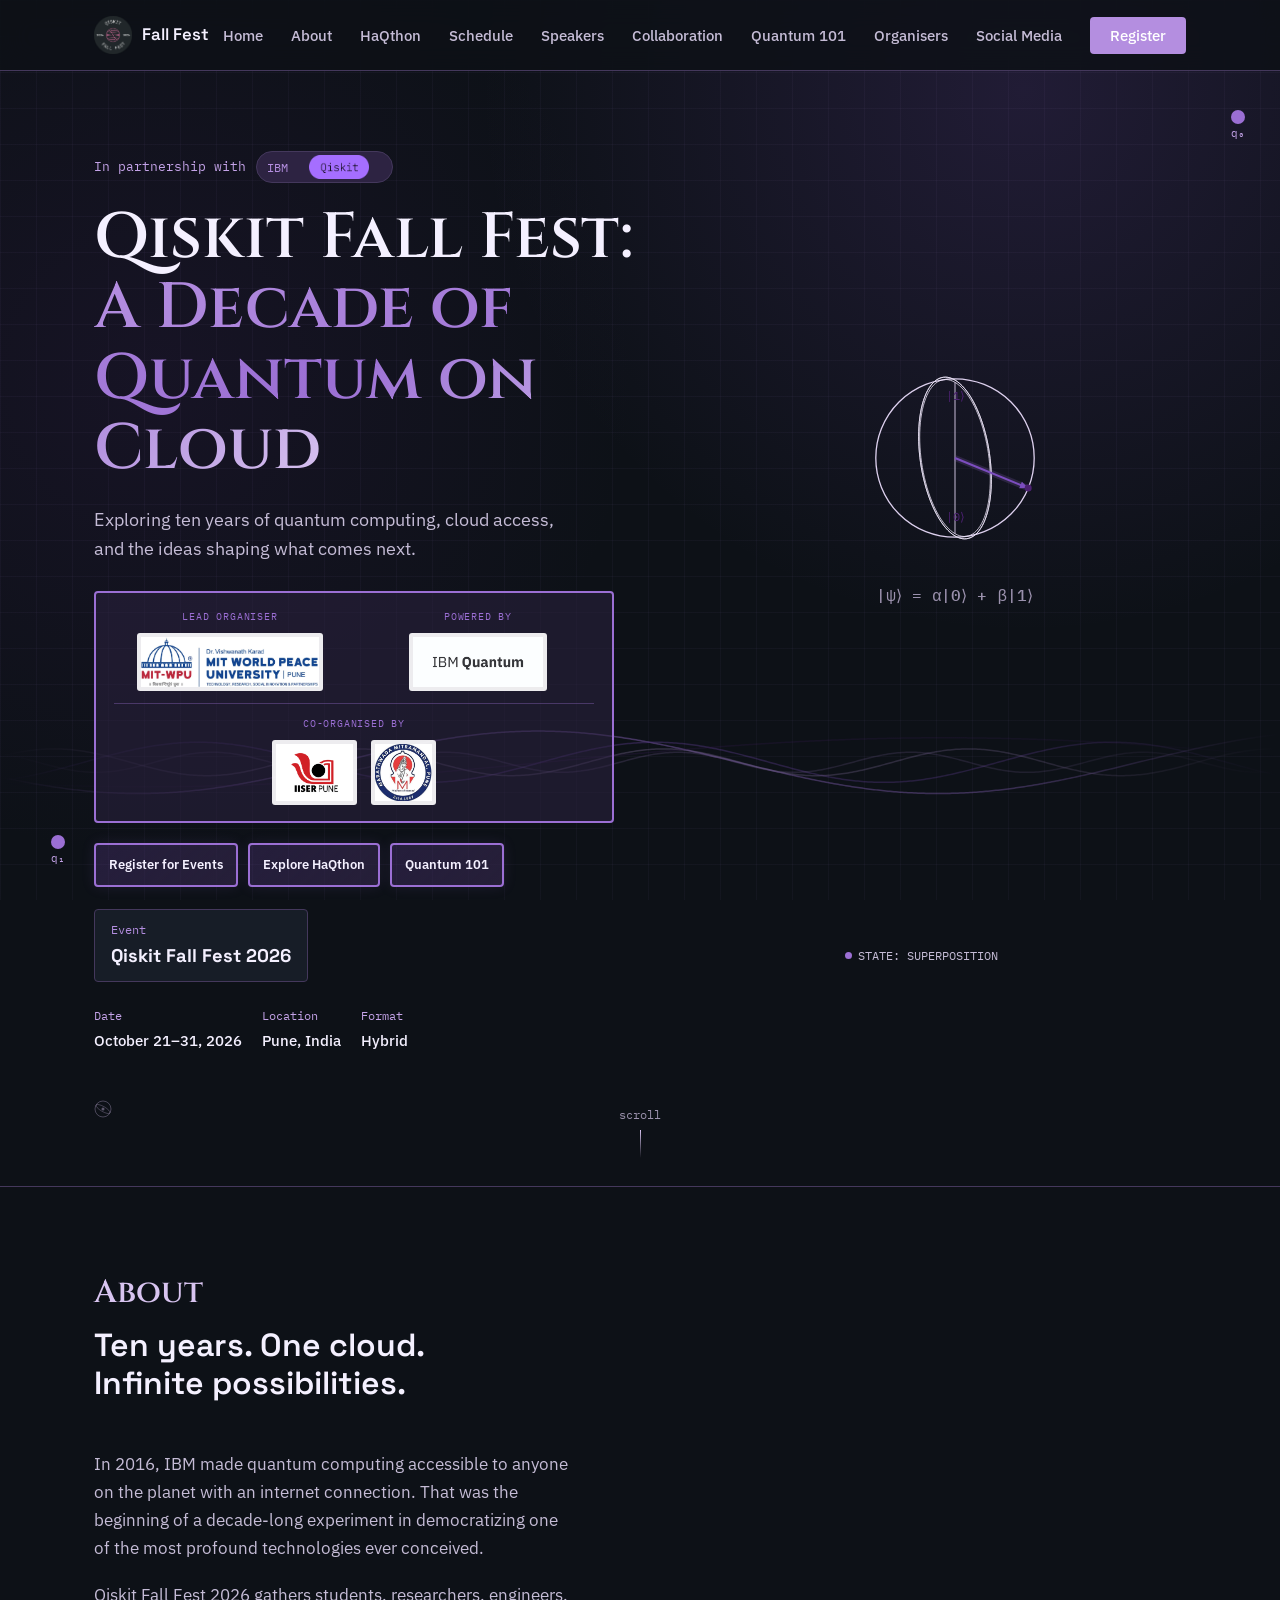
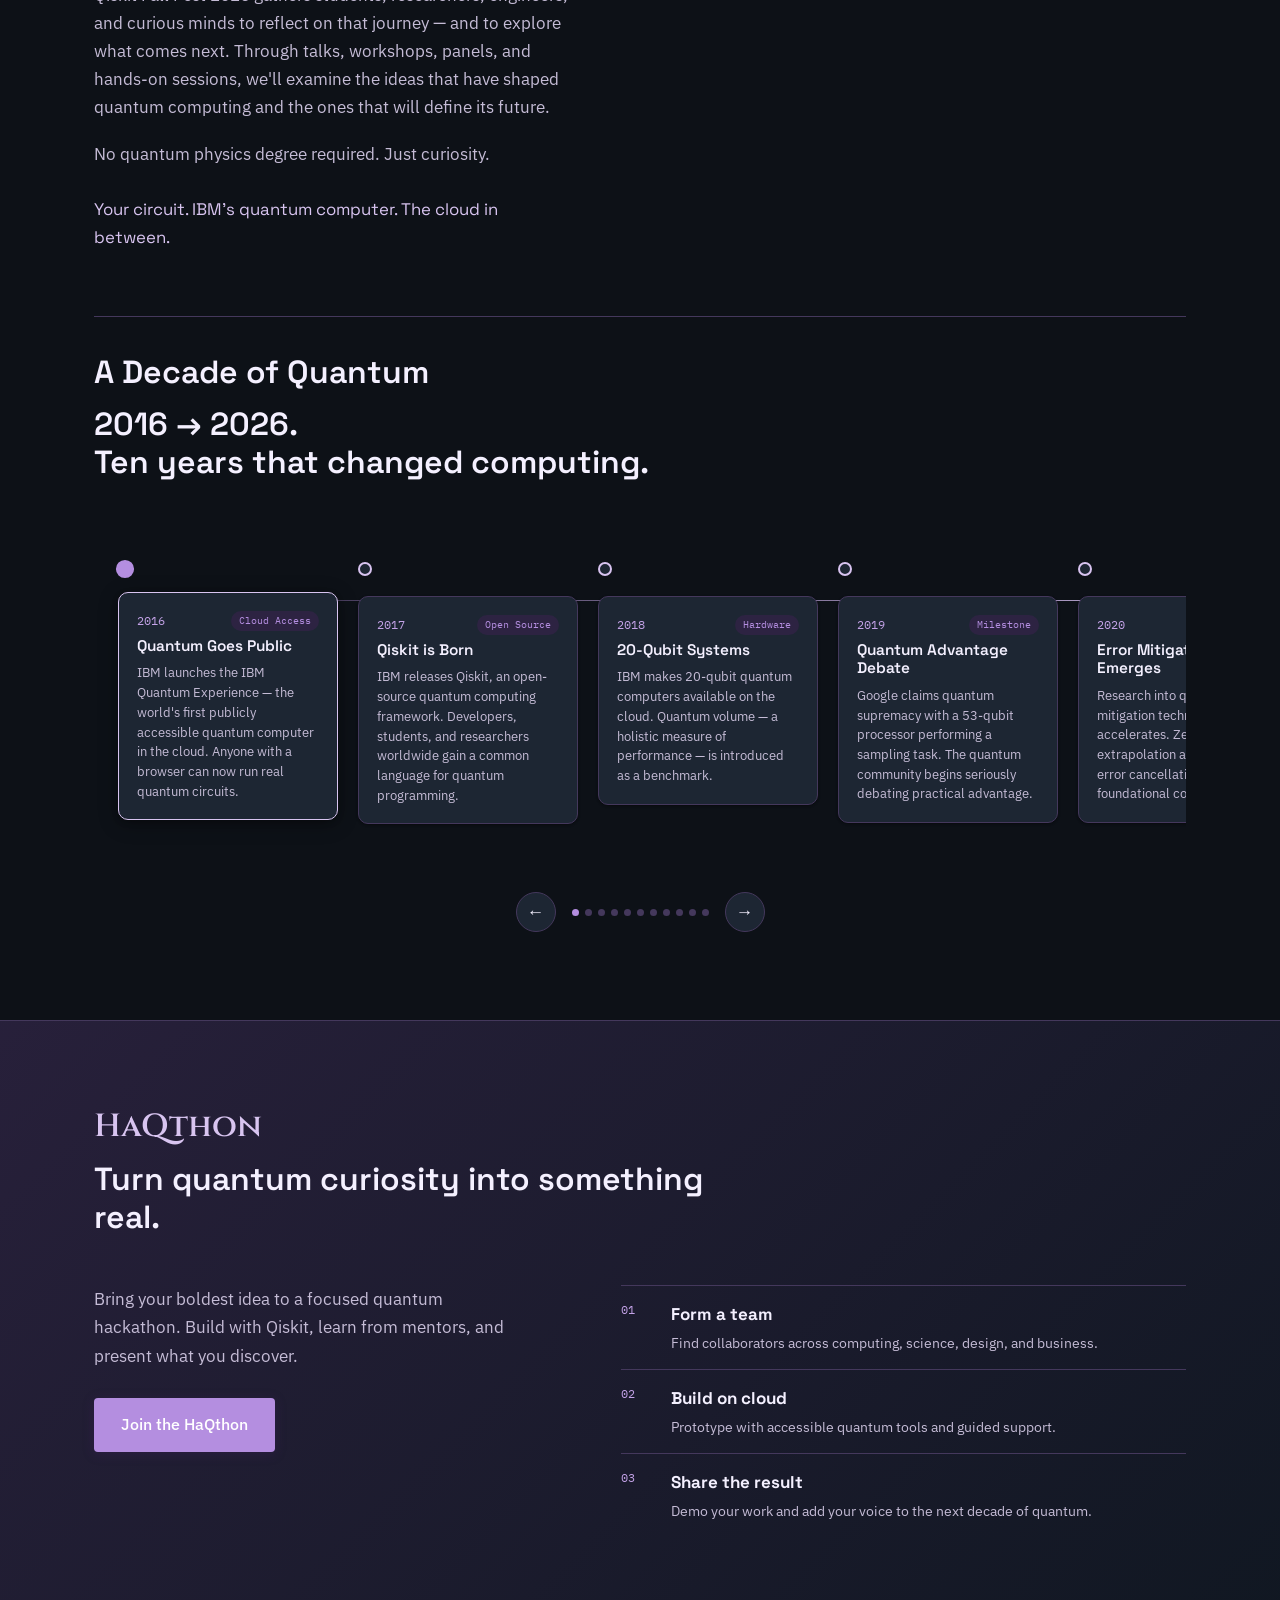
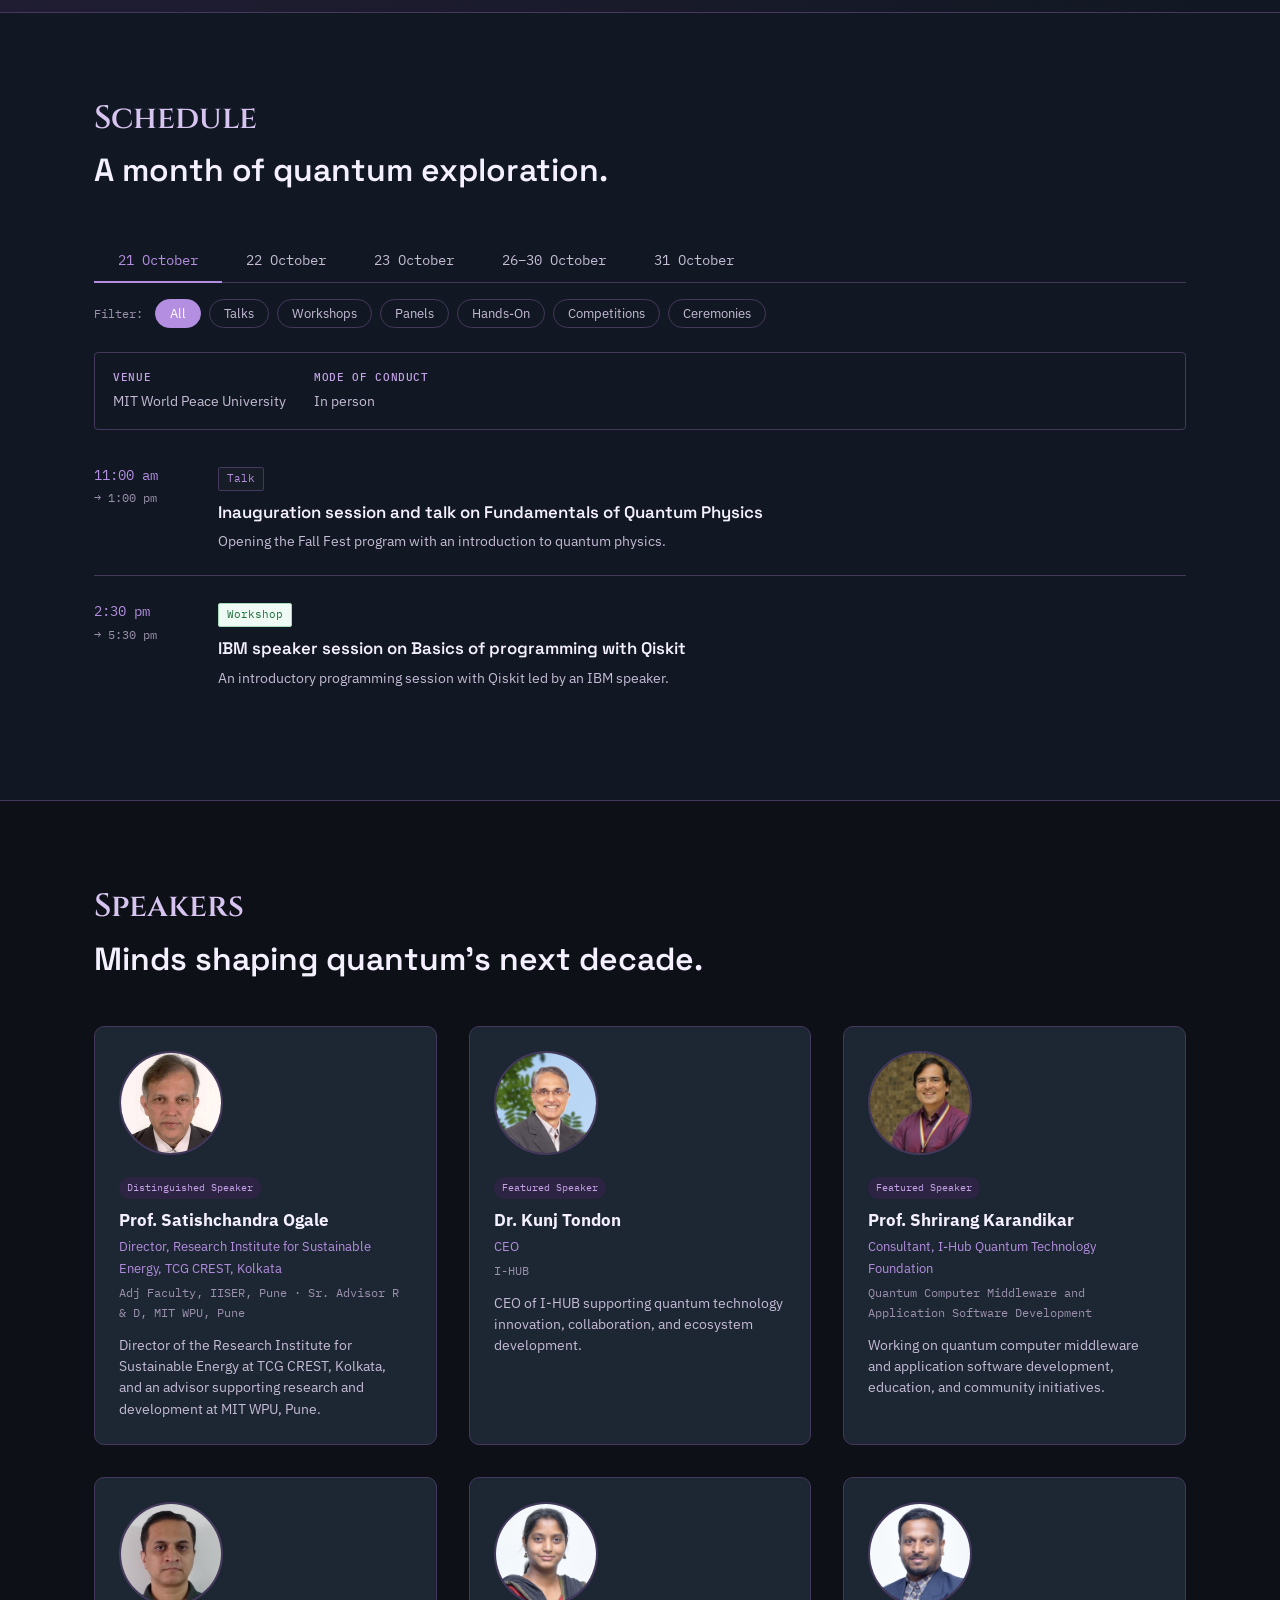
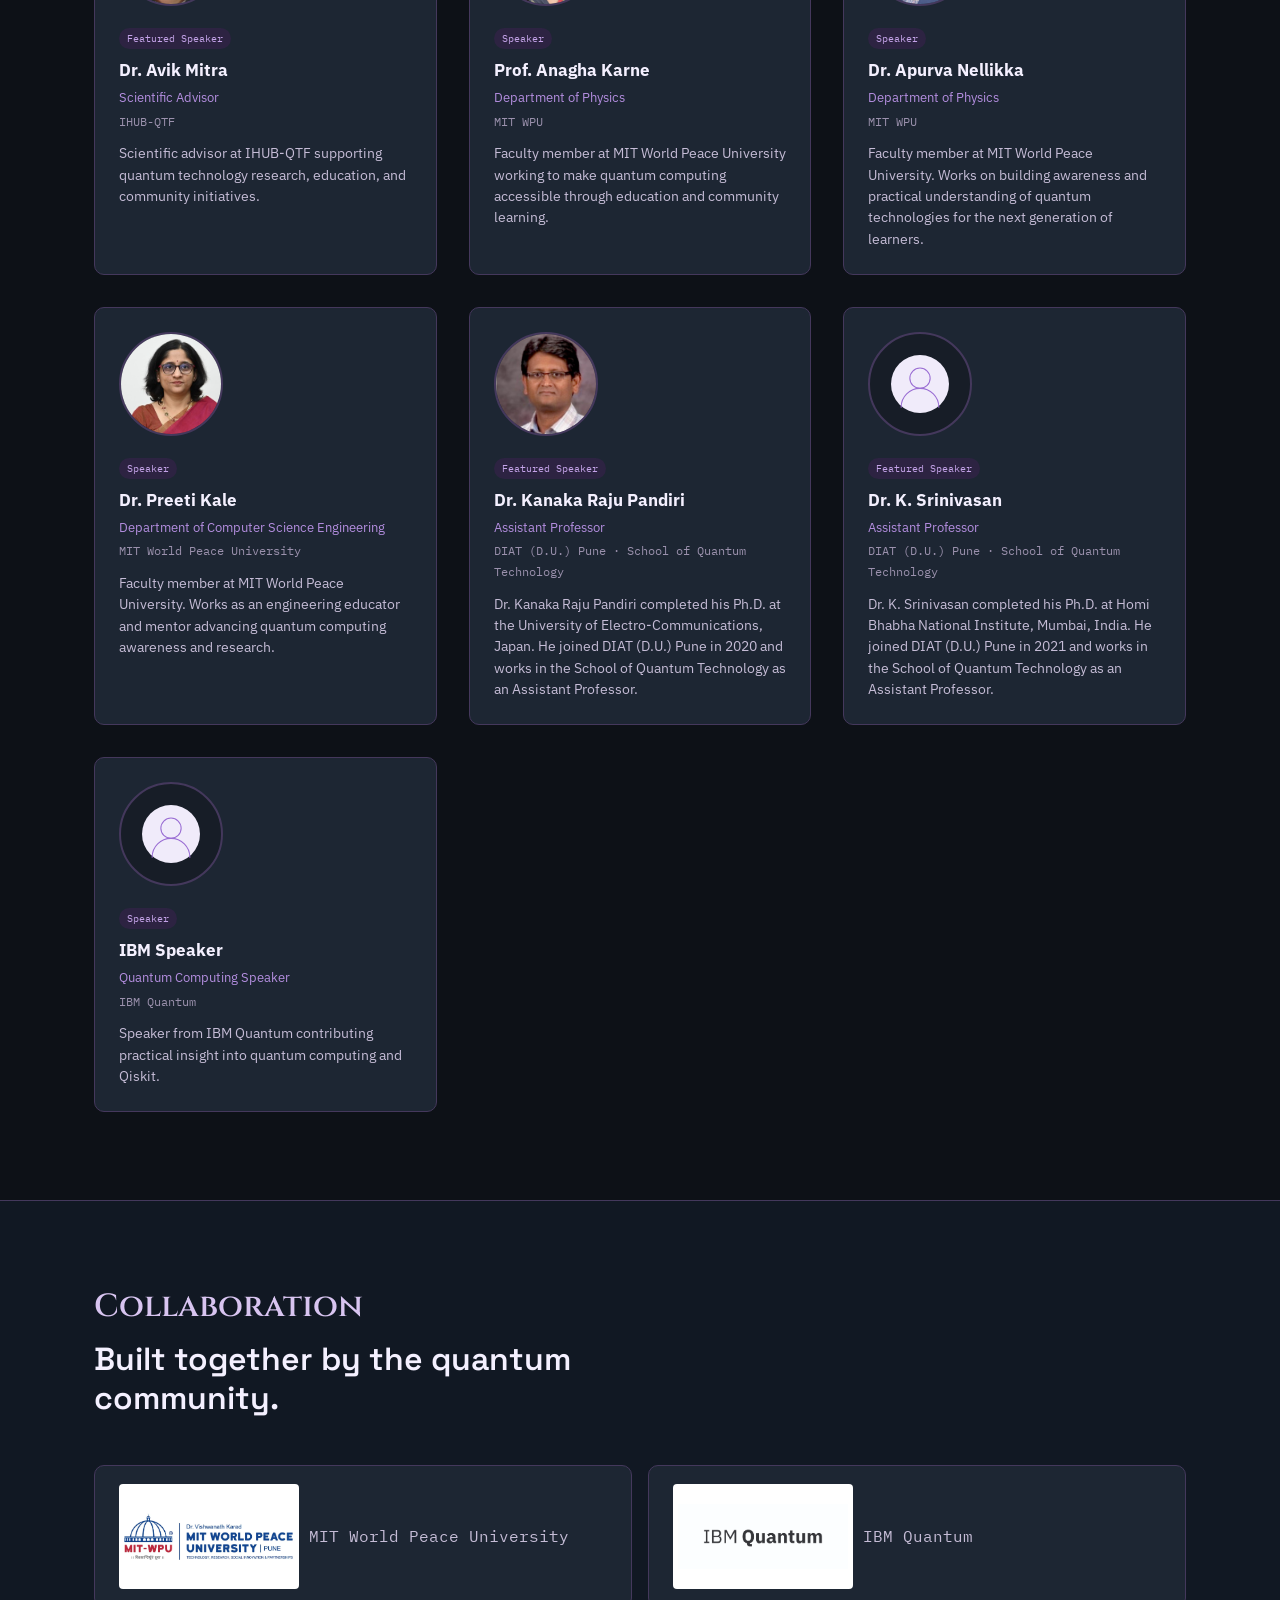
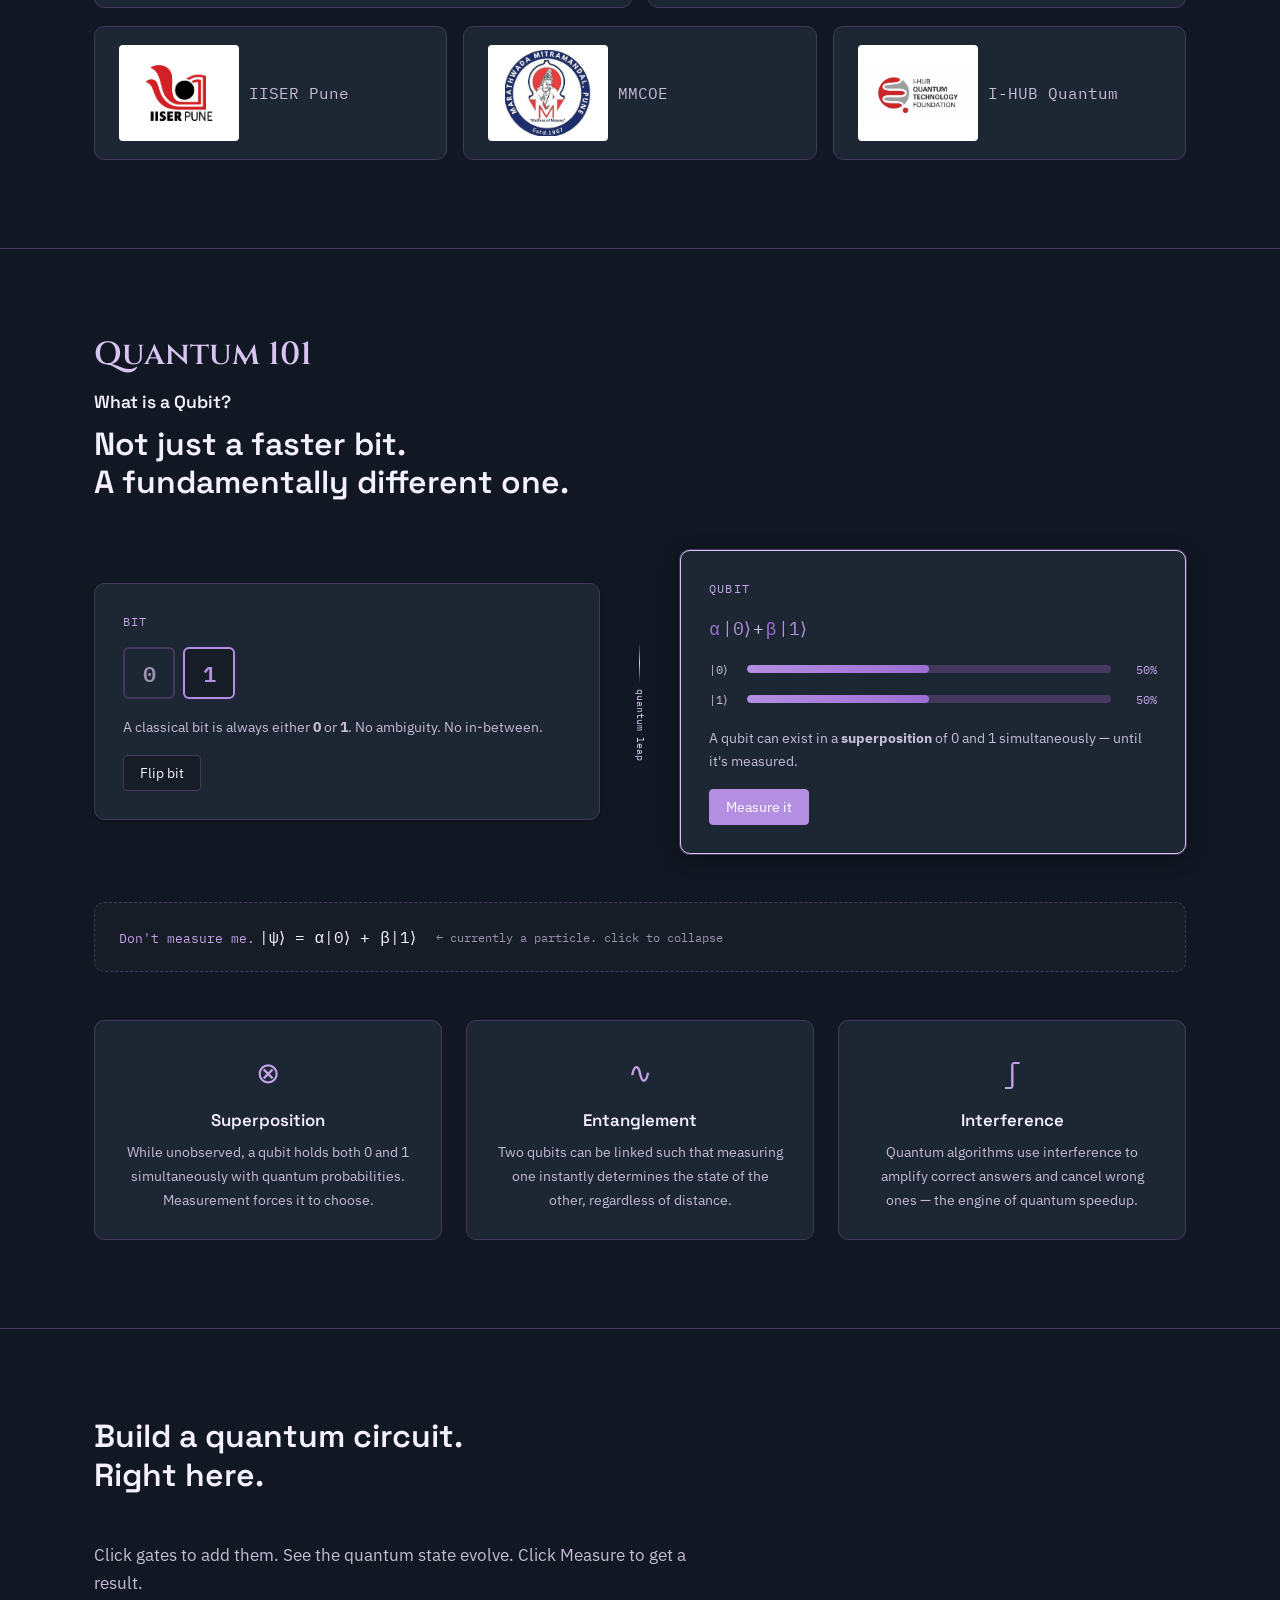
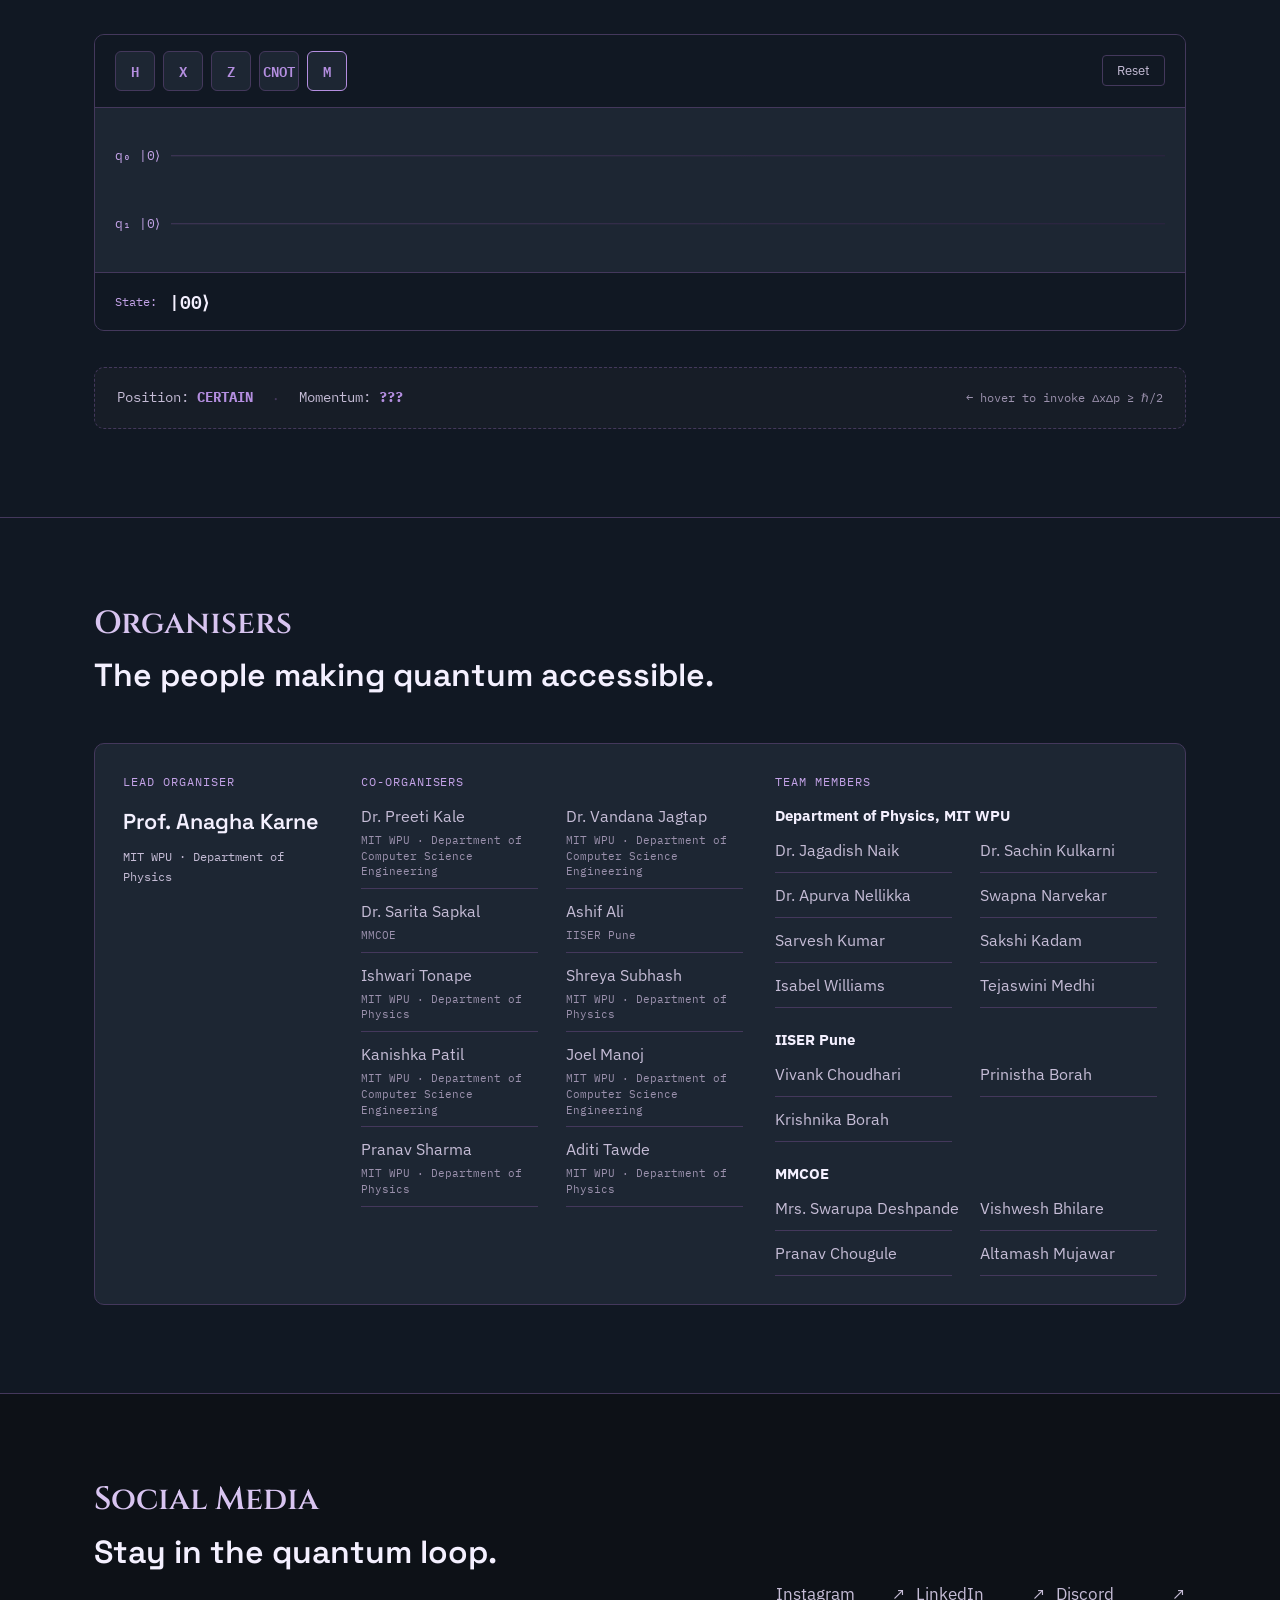
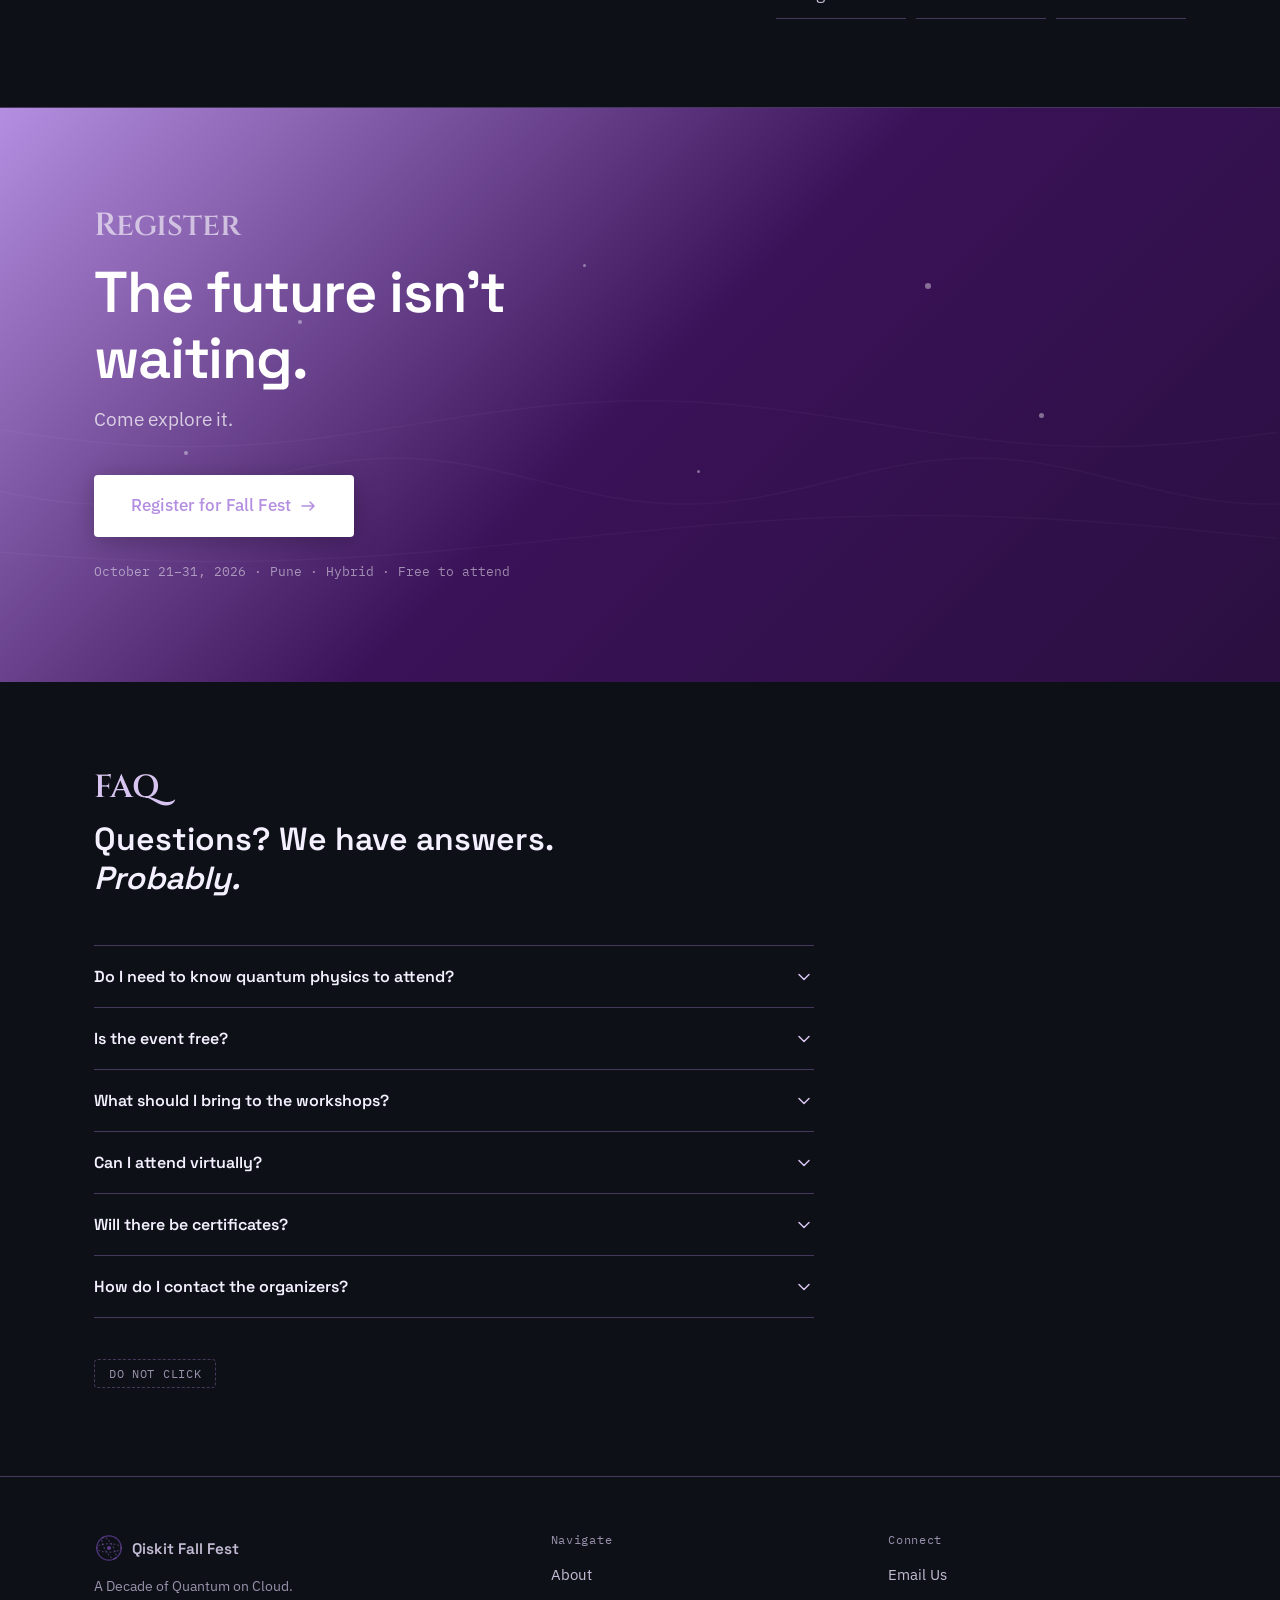
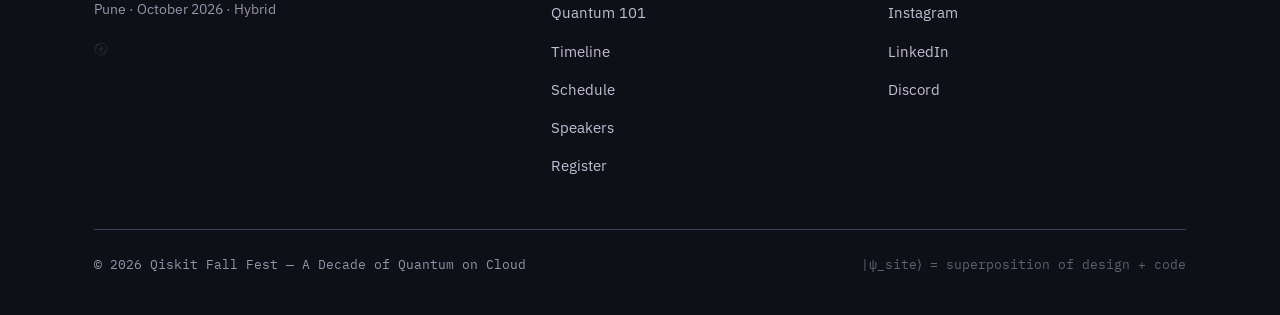
<file: index.html>
<!DOCTYPE html>
<html lang="en">
<head>
<meta charset="UTF-8">
<meta name="viewport" content="width=device-width, initial-scale=1.0">
<title>Qiskit Fall Fest: A decade of quantum on cloud</title>
<meta name="description" content="Qiskit Fall Fest: A decade of quantum on cloud. Explore ten years of quantum computing, cloud access, and the ideas shaping what comes next. Talks, workshops, panels & hands-on sessions. Pune · October 2026.">
<meta property="og:title" content="Qiskit Fall Fest: A decade of quantum on cloud">
<meta property="og:description" content="Join us to celebrate a decade of quantum computing on cloud. Talks, workshops, and quantum interactions await.">
<meta name="theme-color" content="#120c22">

<!-- Fonts -->
<link rel="preconnect" href="https://fonts.googleapis.com">
<link rel="preconnect" href="https://fonts.gstatic.com" crossorigin>
<link href="https://fonts.googleapis.com/css2?family=Cinzel:wght@500;600;700&family=Space+Grotesk:wght@400;500;600;700&family=IBM+Plex+Sans:ital,wght@0,400;0,500;0,600;1,400&family=IBM+Plex+Mono:wght@400;500&display=swap" rel="stylesheet">

<!-- Styles -->
<link rel="stylesheet" href="css/style.css">

<!-- Data (synchronous — must load before main JS) -->
<script src="data/timeline.js"></script>
<script src="data/speakers.js"></script>
<script src="data/schedule.js"></script>
</head>
<body>

<!-- ============================================================
     NAV
     ============================================================ -->
<header class="site-header" id="site-header">
  <nav class="nav" aria-label="Main navigation">
    <a href="#home" class="brand" id="brand-logo" aria-label="Fall Fest — Home">
      <img class="brand-mark" src="assets/logos/Qiskit%20Fall%20Fest%202026%20Black.png" alt="Qiskit Fall Fest logo">
      <span>Fall Fest</span>
    </a>

    <button class="nav-toggle" id="nav-toggle" aria-label="Toggle navigation" aria-expanded="false" aria-controls="nav-links">
      <span></span><span></span><span></span>
    </button>

    <ul class="nav-links" id="nav-links" role="list">
      <li><a href="#home">Home</a></li>
      <li><a href="#about">About</a></li>
      <li><a href="#haqthon">HaQthon</a></li>
      <li><a href="#schedule">Schedule</a></li>
      <li><a href="#speakers">Speakers</a></li>
      <li><a href="#collaboration">Collaboration</a></li>
      <li><a href="#arena">Quantum 101</a></li>
      <li><a href="#organisers">Organisers</a></li>
      <li><a href="#social">Social Media</a></li>
      <li><a href="https://forms.gle/DxjHEhRJmzXiVozU6" class="nav-cta" target="_blank" rel="noopener noreferrer">Register</a></li>
    </ul>
  </nav>
</header>

<main>

<!-- ============================================================
     HERO
     ============================================================ -->
<section class="hero" id="home" aria-label="Home">
  <!-- Wavefunction canvas background -->
  <canvas id="wave-canvas" aria-hidden="true"></canvas>

  <!-- Entangled qubit A — near top of page -->
  <div class="qubit-particle qubit-a" id="qubit-a" aria-label="Entangled qubit A — interact to see quantum entanglement" tabindex="0" role="button">
    <div class="qubit-inner"></div>
    <div class="qubit-label">q₀</div>
  </div>

  <div class="wrap hero-wrap">
    <!-- Left: Copy -->
    <div class="hero-copy" id="hero-copy">
      <div class="eyebrow-line">
        <span class="mono">In partnership with</span>
        <span class="eyebrow-badge"><span>IBM</span><img src="assets/logos/qiskit%20.png" alt="Qiskit logo"></span>
      </div>

      <h1>Qiskit Fall Fest:<br><span class="gradient-text">A Decade of Quantum on Cloud</span></h1>

      <p class="hero-sub">
        Exploring ten years of quantum computing, cloud access, and the ideas shaping what comes next.
      </p>

      <div class="institution-line organizer-line" aria-label="Lead organiser and powered by logos">
        <div class="organizer-home-row">
          <div class="organizer-home-item">
            <span class="organizer-label mono">LEAD ORGANISER</span>
            <img src="assets/logos/mit%20full%20logo.png" alt="Lead organiser logo">
          </div>
          <div class="organizer-home-item">
            <span class="organizer-label mono">POWERED BY</span>
            <img src="assets/logos/ibm%20quantum.jpg" alt="Powered by logo">
          </div>
        </div>
        <div class="organizer-coorganiser-row">
          <span class="organizer-label mono">CO-ORGANISED BY</span>
          <div class="organizer-coorganiser-logos">
            <img src="assets/logos/iiser%20pune.png" alt="Co-organiser logo">
            <img src="assets/logos/mmcoe.jpeg" alt="Co-organiser logo">
          </div>
        </div>
      </div>

      <div class="hero-quick-links">
        <a class="quick-link" href="#register">Register for Events</a>
        <a class="quick-link" href="#haqthon">Explore HaQthon</a>
        <a class="quick-link" href="#arena">Quantum 101</a>
      </div>

      <div class="event-identity">
        <div class="event-name-block">
          <span class="event-name-label mono">Event</span>
          <span class="event-name">Qiskit Fall Fest 2026</span>
        </div>
      </div>

      <div class="hero-meta">
        <div class="meta-item">
          <span class="meta-label mono">Date</span>
          <span class="meta-value">October 21–31, 2026</span>
        </div>
        <div class="meta-item">
          <span class="meta-label mono">Location</span>
          <span class="meta-value">Pune, India</span>
        </div>
        <div class="meta-item">
          <span class="meta-label mono">Format</span>
          <span class="meta-value">Hybrid</span>
        </div>
      </div>

      <!-- Hidden Feynman quote easter egg trigger -->
      <div class="feynman-trigger" id="feynman-trigger" aria-label="A small atom icon" title="There's plenty of room at the bottom.">
        <svg width="18" height="18" viewBox="0 0 18 18" fill="none" aria-hidden="true">
          <circle cx="9" cy="9" r="8" stroke="currentColor" stroke-width="1" opacity="0.3"/>
          <ellipse cx="9" cy="9" rx="8" ry="2.5" stroke="currentColor" stroke-width="0.8" opacity="0.3" transform="rotate(30 9 9)"/>
          <circle cx="9" cy="9" r="1.5" fill="currentColor" opacity="0.4"/>
        </svg>
      </div>
    </div>

    <!-- Right: Bloch sphere + Schrödinger's box -->
    <div class="hero-visual">
      <div class="bloch-container">
        <canvas id="bloch-canvas" width="420" height="420"
          role="img" aria-label="Animated Bloch sphere — a geometric representation of a qubit state. Hover to interact with the quantum state vector.">
        </canvas>
        <div class="bloch-caption mono">|ψ⟩ = α|0⟩ + β|1⟩</div>
      </div>

      <!-- Schrödinger's Box -->
      <div class="schrodinger-box" id="schrodinger-box" tabindex="0" role="button"
        aria-label="Schrödinger's Box — click to observe the quantum state"
        data-state="superposition">
        <div class="box-lid" id="box-lid">
          <div class="box-lid-face top"></div>
          <div class="box-lid-face front"></div>
          <div class="box-lid-face side"></div>
        </div>
        <div class="box-body" id="box-body">
          <div class="box-face front">
            <div class="box-label">
              <div class="box-title">SCHRÖDINGER'S BOX</div>
              <div class="box-subtitle mono">Q-LAB // QISKIT-2026</div>
              <div class="box-warning">
                <svg width="12" height="12" viewBox="0 0 12 12" fill="none" aria-hidden="true">
                  <path d="M6 1L11 10H1L6 1Z" stroke="currentColor" stroke-width="1"/>
                  <line x1="6" y1="4" x2="6" y2="7" stroke="currentColor" stroke-width="1"/>
                  <circle cx="6" cy="9" r="0.5" fill="currentColor"/>
                </svg>
                ⚠ DO NOT OBSERVE
              </div>
            </div>
          </div>
          <div class="box-face top"></div>
          <div class="box-face side"></div>
        </div>
        <div class="box-state-badge" id="box-state-badge">
          <span class="state-dot"></span>
          <span class="state-text mono" id="box-state-text">STATE: SUPERPOSITION</span>
        </div>
        <div class="box-cat" id="box-cat" aria-hidden="true">
          <!-- Split cat SVG: left half alive, right half skeletal -->
          <svg viewBox="0 0 120 100" fill="none" xmlns="http://www.w3.org/2000/svg">
            <!-- Left half: alive cat -->
            <clipPath id="left-half"><rect x="0" y="0" width="60" height="100"/></clipPath>
            <clipPath id="right-half"><rect x="60" y="0" width="60" height="100"/></clipPath>
            <!-- Cat body alive -->
            <g clip-path="url(#left-half)">
              <ellipse cx="60" cy="72" rx="28" ry="22" fill="#9B6FD4" opacity="0.6"/>
              <circle cx="60" cy="45" r="20" fill="#9B6FD4" opacity="0.6"/>
              <path d="M45 30 L40 18 L52 26Z" fill="#9B6FD4" opacity="0.6"/>
              <circle cx="52" cy="43" r="4" fill="#1C1130"/>
              <path d="M52 52 Q60 56 68 52" stroke="#1C1130" stroke-width="1.2" fill="none"/>
              <line x1="40" y1="50" x2="30" y2="48" stroke="#1C1130" stroke-width="0.8"/>
              <line x1="40" y1="53" x2="30" y2="53" stroke="#1C1130" stroke-width="0.8"/>
            </g>
            <!-- Cat body skeletal -->
            <g clip-path="url(#right-half)">
              <ellipse cx="60" cy="72" rx="28" ry="22" stroke="#4B2170" stroke-width="1" stroke-dasharray="3 2"/>
              <circle cx="60" cy="45" r="20" stroke="#4B2170" stroke-width="1" stroke-dasharray="3 2"/>
              <path d="M68 30 L75 18 L63 26Z" stroke="#4B2170" stroke-width="1" fill="none"/>
              <circle cx="68" cy="43" r="5" stroke="#4B2170" stroke-width="1" fill="none"/>
              <line x1="65" y1="41" x2="71" y2="41" stroke="#4B2170" stroke-width="0.8"/>
              <line x1="60" y1="55" x2="65" y2="58" stroke="#4B2170" stroke-width="0.8"/>
              <line x1="65" y1="58" x2="70" y2="55" stroke="#4B2170" stroke-width="0.8"/>
              <line x1="60" y1="65" x2="60" y2="90" stroke="#4B2170" stroke-width="1"/>
              <line x1="50" y1="75" x2="70" y2="75" stroke="#4B2170" stroke-width="0.8"/>
            </g>
            <!-- Dividing line -->
            <line x1="60" y1="0" x2="60" y2="100" stroke="#7C4DBF" stroke-width="1.5" stroke-dasharray="4 3" opacity="0.6"/>
            <!-- Labels -->
            <text x="28" y="98" font-size="7" fill="#4B2170" font-family="IBM Plex Mono" text-anchor="middle" opacity="0.8">ALIVE</text>
            <text x="90" y="98" font-size="7" fill="#4B2170" font-family="IBM Plex Mono" text-anchor="middle" opacity="0.8">...WELL.</text>
          </svg>
        </div>
        <div class="box-tooltip">You looked. That's the problem.</div>
      </div>
    </div>
  </div>

  <!-- Wavefunction collapse toast -->
  <div class="collapse-toast" id="collapse-toast" aria-live="polite" aria-atomic="true">
    <span class="mono">WAVEFUNCTION COLLAPSED.</span>
  </div>

  <!-- Scroll cue -->
  <div class="scroll-cue" aria-hidden="true">
    <span class="mono">scroll</span>
    <div class="scroll-arrow"></div>
  </div>
</section>

<!-- ============================================================
     ABOUT
     ============================================================ -->
<section class="section" id="about" aria-labelledby="about-heading">
  <div class="wrap">
    <div class="section-head reveal">
      <div class="section-kicker">About</div>
      <h2 id="about-heading">Ten years. One cloud.<br>Infinite possibilities.</h2>
    </div>
    <div class="about-grid">
      <div class="about-body reveal">
        <p>
          In 2016, IBM made quantum computing accessible to anyone on the planet with an internet connection. That was the beginning of a decade-long experiment in democratizing one of the most profound technologies ever conceived.
        </p>
        <p>
          Qiskit Fall Fest 2026 gathers students, researchers, engineers, and curious minds to reflect on that journey — and to explore what comes next. Through talks, workshops, panels, and hands-on sessions, we'll examine the ideas that have shaped quantum computing and the ones that will define its future.
        </p>
        <p>
          No quantum physics degree required. Just curiosity.
        </p>
      </div>
    </div>
    <p class="about-cloud-description reveal">Your circuit. IBM's quantum computer. The cloud in between.</p>
    <div class="about-timeline reveal" aria-labelledby="about-timeline-heading">
      <div class="section-kicker">A Decade of Quantum</div>
      <h3 id="about-timeline-heading">2016 → 2026.<br>Ten years that changed computing.</h3>
      <div class="timeline-scroll-container" role="region" aria-label="Quantum computing decade timeline - scroll horizontally">
        <div class="timeline-track" id="timeline-track"></div>
      </div>
      <div class="timeline-nav" aria-label="Timeline navigation">
        <button class="timeline-nav-btn" id="tl-prev" aria-label="Previous milestone">←</button>
        <div class="timeline-progress" id="tl-progress" aria-hidden="true"></div>
        <button class="timeline-nav-btn" id="tl-next" aria-label="Next milestone">→</button>
      </div>
    </div>
  </div>
</section>

<!-- ============================================================
     HAQTHON
     ============================================================ -->
<section class="section haqthon-section" id="haqthon" aria-labelledby="haqthon-heading">
  <div class="wrap">
    <div class="section-head reveal">
      <div class="section-kicker">HaQthon</div>
      <h2 id="haqthon-heading">Turn quantum curiosity into something real.</h2>
    </div>
    <div class="haqthon-grid">
      <div class="haqthon-copy reveal">
        <p>Bring your boldest idea to a focused quantum hackathon. Build with Qiskit, learn from mentors, and present what you discover.</p>
        <a class="btn btn-primary" href="#register">Join the HaQthon</a>
      </div>
      <div class="haqthon-points reveal">
        <div><span class="mono">01</span><strong>Form a team</strong><p>Find collaborators across computing, science, design, and business.</p></div>
        <div><span class="mono">02</span><strong>Build on cloud</strong><p>Prototype with accessible quantum tools and guided support.</p></div>
        <div><span class="mono">03</span><strong>Share the result</strong><p>Demo your work and add your voice to the next decade of quantum.</p></div>
      </div>
    </div>
  </div>
</section>

<!-- ============================================================
     QUANTUM 101 — QUBIT EXPLAINER
     ============================================================ -->
<section class="section section-raised" id="arena" aria-labelledby="quantum-heading">
  <div class="wrap">
    <div class="section-head reveal">
      <div class="section-kicker">Quantum 101</div>
      <div class="arena-question">What is a Qubit?</div>
      <h2 id="quantum-heading">Not just a faster bit.<br>A fundamentally different one.</h2>
    </div>

    <div class="bit-qubit-demo reveal">
      <div class="bit-card" id="bit-card">
        <div class="bit-label mono">BIT</div>
        <div class="bit-display" id="bit-display">
          <div class="bit-option" id="bit-0" data-val="0">0</div>
          <div class="bit-option active" id="bit-1" data-val="1">1</div>
        </div>
        <p class="bit-desc">A classical bit is always either <strong>0</strong> or <strong>1</strong>. No ambiguity. No in-between.</p>
        <button class="bit-flip-btn" id="bit-flip-btn" aria-label="Flip the classical bit">Flip bit</button>
      </div>

      <div class="transition-arrow" aria-hidden="true">
        <div class="arrow-line"></div>
        <div class="arrow-label mono">quantum leap</div>
      </div>

      <div class="bit-card qubit-card" id="qubit-card">
        <div class="bit-label mono">QUBIT</div>
        <div class="qubit-display" id="qubit-display">
          <div class="qubit-state-eq" id="qubit-eq">
            <span class="q-alpha">α</span><span class="q-ket">|0⟩</span>
            <span class="q-plus"> + </span>
            <span class="q-beta">β</span><span class="q-ket">|1⟩</span>
          </div>
          <div class="qubit-prob-bars">
            <div class="prob-bar-wrap">
              <div class="prob-label mono">|0⟩</div>
              <div class="prob-track"><div class="prob-fill" id="prob-0" style="width:50%"></div></div>
              <div class="prob-pct mono" id="prob-0-pct">50%</div>
            </div>
            <div class="prob-bar-wrap">
              <div class="prob-label mono">|1⟩</div>
              <div class="prob-track"><div class="prob-fill" id="prob-1" style="width:50%"></div></div>
              <div class="prob-pct mono" id="prob-1-pct">50%</div>
            </div>
          </div>
        </div>
        <p class="bit-desc">A qubit can exist in a <strong>superposition</strong> of 0 and 1 simultaneously — until it's measured.</p>
        <button class="bit-flip-btn qubit-measure-btn" id="qubit-measure-btn" aria-label="Measure the qubit — collapse its superposition">Measure it</button>
      </div>
    </div>

    <div class="measure-egg reveal" id="measure-egg">
      <div class="measure-egg-inner">
        <div class="measure-state" id="measure-state-display">
          <span class="mono dont-measure-label">Don't measure me.</span>
          <span class="mono measure-eq" id="measure-eq-text">|ψ⟩ = α|0⟩ + β|1⟩</span>
        </div>
        <div class="measure-hint mono">← click to observe</div>
      </div>
    </div>

    <div class="qubit-insight-grid">
      <div class="insight-card reveal" style="--delay:0s">
        <div class="insight-icon mono">⊗</div>
        <h3>Superposition</h3>
        <p>While unobserved, a qubit holds both 0 and 1 simultaneously with quantum probabilities. Measurement forces it to choose.</p>
      </div>
      <div class="insight-card reveal" style="--delay:0.08s">
        <div class="insight-icon mono">∿</div>
        <h3>Entanglement</h3>
        <p>Two qubits can be linked such that measuring one instantly determines the state of the other, regardless of distance.</p>
      </div>
      <div class="insight-card reveal" style="--delay:0.16s">
        <div class="insight-icon mono">∫</div>
        <h3>Interference</h3>
        <p>Quantum algorithms use interference to amplify correct answers and cancel wrong ones — the engine of quantum speedup.</p>
      </div>
    </div>
  </div>
</section>

<!-- ============================================================
     QUANTUM CIRCUIT INTERACTION
     ============================================================ -->
<section class="section section-raised" id="circuit" aria-labelledby="circuit-heading">
  <div class="wrap">
    <div class="section-head reveal">
      <h2 id="circuit-heading">Build a quantum circuit.<br>Right here.</h2>
    </div>
    <p class="section-intro reveal">Click gates to add them. See the quantum state evolve. Click Measure to get a result.</p>
    <div class="circuit-playground reveal" id="circuit-playground" aria-label="Interactive quantum circuit builder">
      <div class="circuit-header">
        <div class="gate-palette" role="toolbar" aria-label="Available quantum gates">
          <button class="gate-btn" data-gate="H" aria-label="Hadamard gate — creates superposition">H</button>
          <button class="gate-btn" data-gate="X" aria-label="Pauli-X gate — quantum NOT">X</button>
          <button class="gate-btn" data-gate="Z" aria-label="Pauli-Z gate — phase flip">Z</button>
          <button class="gate-btn" data-gate="CNOT" aria-label="CNOT gate — controlled NOT, creates entanglement">CNOT</button>
          <button class="gate-btn gate-measure" data-gate="M" aria-label="Measure — collapse quantum state">M</button>
          <button class="circuit-reset-btn" id="circuit-reset" aria-label="Reset circuit">Reset</button>
        </div>
      </div>
      <div class="circuit-diagram" id="circuit-diagram">
        <div class="circuit-wire" data-qubit="0">
          <div class="wire-label mono">q₀ |0⟩</div>
          <div class="wire-line"></div>
          <div class="wire-gates" id="wire-gates-0"></div>
        </div>
        <div class="circuit-wire" data-qubit="1">
          <div class="wire-label mono">q₁ |0⟩</div>
          <div class="wire-line"></div>
          <div class="wire-gates" id="wire-gates-1"></div>
        </div>
      </div>
      <div class="circuit-result" id="circuit-result" aria-live="polite">
        <div class="mono circuit-result-label">State:</div>
        <div class="circuit-state-display" id="circuit-state-display">|00⟩</div>
      </div>
    </div>

    <!-- Heisenberg Uncertainty easter egg -->
    <div class="heisenberg-egg reveal" id="heisenberg-egg">
      <div class="heisenberg-values">
        <span class="heisenberg-item mono" id="heis-pos">Position: <strong id="heis-pos-val">CERTAIN</strong></span>
        <span class="heisenberg-sep">·</span>
        <span class="heisenberg-item mono" id="heis-mom">Momentum: <strong id="heis-mom-val">???</strong></span>
      </div>
      <div class="heisenberg-hint mono">← hover to invoke ΔxΔp ≥ ℏ/2</div>
    </div>
  </div>
</section>

<!-- ============================================================
     SCHEDULE
     ============================================================ -->
<section class="section section-raised" id="schedule" aria-labelledby="schedule-heading">
  <div class="wrap">
    <div class="section-head reveal">
      <div class="section-kicker">Schedule</div>
      <h2 id="schedule-heading">A month of quantum exploration.</h2>
    </div>

    <!-- Day tabs -->
    <div class="day-tabs reveal" role="tablist" aria-label="Event days">
      <!-- Populated by JS -->
    </div>

    <!-- Filter tabs -->
    <div class="filter-tabs reveal" role="group" aria-label="Filter sessions by type">
      <span class="mono filter-label">Filter:</span>
      <button class="filter-btn active" data-filter="all" aria-pressed="true">All</button>
      <button class="filter-btn" data-filter="talk" aria-pressed="false">Talks</button>
      <button class="filter-btn" data-filter="workshop" aria-pressed="false">Workshops</button>
      <button class="filter-btn" data-filter="panel" aria-pressed="false">Panels</button>
      <button class="filter-btn" data-filter="hands-on" aria-pressed="false">Hands-On</button>
      <button class="filter-btn" data-filter="competition" aria-pressed="false">Competitions</button>
      <button class="filter-btn" data-filter="ceremony" aria-pressed="false">Ceremonies</button>
    </div>

    <!-- Schedule panels — populated by JS -->
    <div class="schedule-panels" id="schedule-panels"></div>
  </div>
</section>

<!-- ============================================================
     SPEAKERS
     ============================================================ -->
<section class="section" id="speakers" aria-labelledby="speakers-heading">
  <div class="wrap">
    <div class="section-head reveal">
      <div class="section-kicker">Speakers</div>
      <h2 id="speakers-heading">Minds shaping quantum's next decade.</h2>
    </div>
    <!-- Speaker grid — populated by JS -->
    <div class="speaker-grid" id="speaker-grid"></div>
  </div>

  <!-- Entangled qubit B — far from qubit A -->
  <div class="qubit-particle qubit-b" id="qubit-b" aria-label="Entangled qubit B — entangled with qubit A near the top" tabindex="0" role="button">
    <div class="qubit-inner"></div>
    <div class="qubit-label">q₁</div>
  </div>
</section>

<!-- ============================================================
     ORGANIZERS / PARTNERS
     ============================================================ -->
<section class="section section-raised" id="collaboration" aria-labelledby="partners-heading">
  <div class="wrap">
    <div class="section-head reveal">
      <div class="section-kicker">Collaboration</div>
      <h2 id="partners-heading">Built together by the quantum community.</h2>
    </div>
    <div class="partners-strip reveal">
      <div class="partners-row partners-row-primary">
        <a class="partner-slot partner-link" href="https://mitwpu.edu.in" target="_blank" rel="noopener noreferrer">
          <img src="assets/logos/mit%20full%20logo.png" alt="MIT World Peace University logo">
          <span>MIT World Peace University</span>
        </a>
        <a class="partner-slot partner-link" href="https://www.ibm.com/quantum" target="_blank" rel="noopener noreferrer">
          <img src="assets/logos/ibm%20quantum.jpg" alt="IBM Quantum logo">
          <span>IBM Quantum</span>
        </a>
      </div>
      <div class="partners-row partners-row-secondary">
        <a class="partner-slot partner-link" href="https://www.iiserpune.ac.in" target="_blank" rel="noopener noreferrer">
          <img src="assets/logos/iiser%20pune.png" alt="IISER Pune logo">
          <span>IISER Pune</span>
        </a>
        <a class="partner-slot partner-link" href="https://mmcoe.edu.in" target="_blank" rel="noopener noreferrer">
          <img src="assets/logos/mmcoe.jpeg" alt="MMCOE logo">
          <span>MMCOE</span>
        </a>
        <a class="partner-slot partner-link" href="https://www.i-hubquantum.in" target="_blank" rel="noopener noreferrer">
          <img src="assets/logos/i-hub.png" alt="I-HUB logo">
          <span>I-HUB Quantum</span>
        </a>
      </div>
    </div>
  </div>
</section>

<!-- ============================================================
     ORGANISERS
     ============================================================ -->
<section class="section section-raised" id="organisers" aria-labelledby="organisers-heading">
  <div class="wrap">
    <div class="section-head reveal">
      <div class="section-kicker">Organisers</div>
      <h2 id="organisers-heading">The people making quantum accessible.</h2>
    </div>
    <div class="organisers-details reveal">
      <div class="organiser-group">
        <div class="organiser-group-label mono">Lead Organiser</div>
        <div class="organiser-lead-name">Prof. Anagha Karne</div>
        <div class="organiser-detail">MIT WPU · Department of Physics</div>
      </div>
      <div class="organiser-group">
        <div class="organiser-group-label mono">Co-organisers</div>
        <ul class="organiser-list">
          <li><span>Dr. Preeti Kale</span><small>MIT WPU · Department of Computer Science Engineering</small></li>
          <li><span>Dr. Vandana Jagtap</span><small>MIT WPU · Department of Computer Science Engineering</small></li>
          <li><span>Dr. Sarita Sapkal</span><small>MMCOE</small></li>
          <li><span>Ashif Ali</span><small>IISER Pune</small></li>
          <li><span>Ishwari Tonape</span><small>MIT WPU · Department of Physics</small></li>
          <li><span>Shreya Subhash</span><small>MIT WPU · Department of Physics</small></li>
          <li><span>Kanishka Patil</span><small>MIT WPU · Department of Computer Science Engineering</small></li>
          <li><span>Joel Manoj</span><small>MIT WPU · Department of Computer Science Engineering</small></li>
          <li><span>Pranav Sharma</span><small>MIT WPU · Department of Physics</small></li>
          <li><span>Aditi Tawde</span><small>MIT WPU · Department of Physics</small></li>
        </ul>
      </div>
      <div class="organiser-group">
        <div class="organiser-group-label mono">Team Members</div>
        <div class="team-member-group">
          <strong>Department of Physics, MIT WPU</strong>
          <ul class="organiser-list">
            <li><span>Dr. Jagadish Naik</span></li>
            <li><span>Dr. Sachin Kulkarni</span></li>
            <li><span>Dr. Apurva Nellikka</span></li>
            <li><span>Swapna Narvekar</span></li>
            <li><span>Sarvesh Kumar</span></li>
            <li><span>Sakshi Kadam</span></li>
            <li><span>Isabel Williams</span></li>
            <li><span>Tejaswini Medhi</span></li>
          </ul>
        </div>
        <div class="team-member-group">
          <strong>IISER Pune</strong>
          <ul class="organiser-list">
            <li><span>Vivank Choudhari</span></li>
            <li><span>Prinistha Borah</span></li>
            <li><span>Krishnika Borah</span></li>
          </ul>
        </div>
        <div class="team-member-group">
          <strong>MMCOE</strong>
          <ul class="organiser-list">
            <li><span>Mrs. Swarupa Deshpande</span></li>
            <li><span>Vishwesh Bhilare</span></li>
            <li><span>Pranav Chougule</span></li>
            <li><span>Altamash Mujawar</span></li>
          </ul>
        </div>
      </div>
    </div>
  </div>
</section>

<!-- ============================================================
     SOCIAL MEDIA
     ============================================================ -->
<section class="section" id="social" aria-labelledby="social-heading">
  <div class="wrap social-wrap">
    <div class="section-head reveal">
      <div class="section-kicker">Social Media</div>
      <h2 id="social-heading">Stay in the quantum loop.</h2>
    </div>
    <div class="social-links reveal">
      <a class="social-link" href="https://www.instagram.com/qiskit.fallfest?stkn=MWx5cGQybjhnN2JzdA==" target="_blank" rel="noopener noreferrer">Instagram <span aria-hidden="true">↗</span></a>
      <a class="social-link" href="#" rel="noopener">LinkedIn <span aria-hidden="true">↗</span></a>
      <a class="social-link" href="https://discord.gg/bmnkKAhyy" target="_blank" rel="noopener noreferrer">Discord <span aria-hidden="true">↗</span></a>
    </div>
  </div>
</section>

<!-- ============================================================
     REGISTER CTA
     ============================================================ -->
<section class="register-cta" id="register" aria-labelledby="register-heading">
  <canvas id="register-wave-canvas" aria-hidden="true"></canvas>
  <div class="wrap register-wrap">
    <div class="register-copy reveal">
      <div class="section-kicker" style="color: rgba(255,255,255,0.6)">Register</div>
      <h2 id="register-heading">The future isn't waiting.</h2>
      <p>Come explore it.</p>
      <a href="https://forms.gle/DxjHEhRJmzXiVozU6" class="btn btn-register" id="register-btn" target="_blank" rel="noopener noreferrer" aria-label="Register for Qiskit Fall Fest 2026">
        <span>Register for Fall Fest</span>
        <svg width="18" height="18" viewBox="0 0 18 18" fill="none" aria-hidden="true"><path d="M3 9h12M11 5l4 4-4 4" stroke="currentColor" stroke-width="1.6" stroke-linecap="round" stroke-linejoin="round"/></svg>
      </a>
      <div class="register-meta mono">
        October 21–31, 2026 · Pune · Hybrid · Free to attend
      </div>
    </div>
    <!-- Quantum particles decoration -->
    <div class="register-particles" aria-hidden="true">
      <div class="reg-particle" style="--x:20%;--y:30%;--size:4px;--delay:0s"></div>
      <div class="reg-particle" style="--x:75%;--y:20%;--size:6px;--delay:0.5s"></div>
      <div class="reg-particle" style="--x:55%;--y:70%;--size:3px;--delay:1s"></div>
      <div class="reg-particle" style="--x:85%;--y:55%;--size:5px;--delay:0.3s"></div>
      <div class="reg-particle" style="--x:10%;--y:65%;--size:4px;--delay:0.8s"></div>
      <div class="reg-particle" style="--x:45%;--y:15%;--size:3px;--delay:1.2s"></div>
    </div>
  </div>
</section>

<!-- ============================================================
     FAQ
     ============================================================ -->
<section class="section" id="faq" aria-labelledby="faq-heading">
  <div class="wrap">
    <div class="section-head reveal">
      <div class="section-kicker">FAQ</div>
      <h2 id="faq-heading">Questions? We have answers.<br><em>Probably.</em></h2>
    </div>
    <div class="faq-list reveal" id="faq-list">
      <div class="faq-item">
        <button class="faq-question" aria-expanded="false" aria-controls="faq-1">
          Do I need to know quantum physics to attend?
          <svg class="faq-chevron" width="20" height="20" viewBox="0 0 20 20" fill="none" aria-hidden="true"><path d="M5 7.5l5 5 5-5" stroke="currentColor" stroke-width="1.5" stroke-linecap="round" stroke-linejoin="round"/></svg>
        </button>
        <div class="faq-answer" id="faq-1">
          <p>Absolutely not. Qiskit Fall Fest is designed for everyone — from complete beginners to experienced researchers. Our introductory sessions will bring you up to speed, and our advanced workshops will challenge experts. Curiosity is the only prerequisite.</p>
        </div>
      </div>
      <div class="faq-item">
        <button class="faq-question" aria-expanded="false" aria-controls="faq-2">
          Is the event free?
          <svg class="faq-chevron" width="20" height="20" viewBox="0 0 20 20" fill="none" aria-hidden="true"><path d="M5 7.5l5 5 5-5" stroke="currentColor" stroke-width="1.5" stroke-linecap="round" stroke-linejoin="round"/></svg>
        </button>
        <div class="faq-answer" id="faq-2">
          <p>Yes! Qiskit Fall Fest is free to attend for all registered participants, both in-person and virtually. We believe quantum education should be accessible to everyone.</p>
        </div>
      </div>
      <div class="faq-item">
        <button class="faq-question" aria-expanded="false" aria-controls="faq-3">
          What should I bring to the workshops?
          <svg class="faq-chevron" width="20" height="20" viewBox="0 0 20 20" fill="none" aria-hidden="true"><path d="M5 7.5l5 5 5-5" stroke="currentColor" stroke-width="1.5" stroke-linecap="round" stroke-linejoin="round"/></svg>
        </button>
        <div class="faq-answer" id="faq-3">
          <p>Bring a laptop with Python installed. We recommend setting up a Qiskit environment beforehand — instructions will be sent to all registered participants a week before the event. We'll also have pre-configured cloud environments available.</p>
        </div>
      </div>
      <div class="faq-item">
        <button class="faq-question" aria-expanded="false" aria-controls="faq-4">
          Can I attend virtually?
          <svg class="faq-chevron" width="20" height="20" viewBox="0 0 20 20" fill="none" aria-hidden="true"><path d="M5 7.5l5 5 5-5" stroke="currentColor" stroke-width="1.5" stroke-linecap="round" stroke-linejoin="round"/></svg>
        </button>
        <div class="faq-answer" id="faq-4">
          <p>Yes! The event is hybrid. All talks and panels will be live-streamed. Virtual participants can access workshop materials and join live Q&A sessions. Details will be shared closer to the event.</p>
        </div>
      </div>
      <div class="faq-item">
        <button class="faq-question" aria-expanded="false" aria-controls="faq-5">
          Will there be certificates?
          <svg class="faq-chevron" width="20" height="20" viewBox="0 0 20 20" fill="none" aria-hidden="true"><path d="M5 7.5l5 5 5-5" stroke="currentColor" stroke-width="1.5" stroke-linecap="round" stroke-linejoin="round"/></svg>
        </button>
        <div class="faq-answer" id="faq-5">
          <p>Yes! All registered participants who attend will receive a certificate of participation. Workshop completers will receive specific workshop completion certificates. Certificates will be issued digitally within two weeks of the event.</p>
        </div>
      </div>
      <div class="faq-item">
        <button class="faq-question" aria-expanded="false" aria-controls="faq-6">
          How do I contact the organizers?
          <svg class="faq-chevron" width="20" height="20" viewBox="0 0 20 20" fill="none" aria-hidden="true"><path d="M5 7.5l5 5 5-5" stroke="currentColor" stroke-width="1.5" stroke-linecap="round" stroke-linejoin="round"/></svg>
        </button>
        <div class="faq-answer" id="faq-6">
          <p>Reach us at <a href="mailto:anagha.karne@mitwpu.edu.in">anagha.karne@mitwpu.edu.in</a> or find us on <a href="#">Instagram</a> and <a href="#">LinkedIn</a>. We typically respond within 24 hours.</p>
        </div>
      </div>
    </div>

    <!-- Hidden DO NOT CLICK button easter egg -->
    <div class="do-not-click-wrap">
      <button class="do-not-click-btn" id="do-not-click-btn" aria-label="A mysterious button you probably should not click">DO NOT CLICK</button>
    </div>
  </div>
</section>

</main>

<!-- ============================================================
     FOOTER
     ============================================================ -->
<footer class="site-footer" id="footer">
  <div class="wrap">
    <div class="footer-grid">
      <div class="footer-brand">
        <a href="#" class="brand footer-brand-link" aria-label="Qiskit Fall Fest — Back to top">
          <svg class="brand-mark" viewBox="0 0 32 32" fill="none" xmlns="http://www.w3.org/2000/svg" aria-hidden="true">
            <circle cx="16" cy="16" r="13" stroke="#7C4DBF" stroke-width="1.4" opacity="0.6"/>
            <ellipse cx="16" cy="16" rx="13" ry="4.5" stroke="#9B6FD4" stroke-width="1" stroke-dasharray="2 2" opacity="0.5"/>
            <ellipse cx="16" cy="16" rx="13" ry="4.5" stroke="#9B6FD4" stroke-width="1" transform="rotate(60 16 16)" stroke-dasharray="2 2" opacity="0.5"/>
            <circle cx="16" cy="16" r="2.2" fill="#7C4DBF" opacity="0.7"/>
          </svg>
          Qiskit Fall Fest
        </a>
        <p class="footer-tagline">
          A Decade of Quantum on Cloud.<br>
          Pune · October 2026 · Hybrid
        </p>
        <!-- Feynman trigger (very subtle atom icon) -->
        <div class="footer-feynman-trigger" id="footer-feynman" title="Hover for 2 seconds..." aria-hidden="true">
          <svg width="14" height="14" viewBox="0 0 14 14" fill="none">
            <circle cx="7" cy="7" r="6" stroke="currentColor" stroke-width="0.8" opacity="0.2"/>
            <ellipse cx="7" cy="7" rx="6" ry="2" stroke="currentColor" stroke-width="0.7" opacity="0.2" transform="rotate(45 7 7)"/>
            <circle cx="7" cy="7" r="1.2" fill="currentColor" opacity="0.2"/>
          </svg>
        </div>
      </div>

      <div class="footer-col">
        <h4 class="mono">Navigate</h4>
        <ul>
          <li><a href="#about">About</a></li>
          <li><a href="#quantum">Quantum 101</a></li>
          <li><a href="#timeline">Timeline</a></li>
          <li><a href="#schedule">Schedule</a></li>
          <li><a href="#speakers">Speakers</a></li>
          <li><a href="#register">Register</a></li>
        </ul>
      </div>

      <div class="footer-col">
        <h4 class="mono">Connect</h4>
        <ul>
          <li><a href="mailto:anagha.karne@mitwpu.edu.in">Email Us</a></li>
          <li><a href="#" rel="noopener">Instagram</a></li>
          <li><a href="#" rel="noopener">LinkedIn</a></li>
          <li><a href="https://discord.gg/bmnkKAhyy" target="_blank" rel="noopener noreferrer">Discord</a></li>
        </ul>
      </div>
    </div>

    <div class="footer-bottom">
      <span>© 2026 Qiskit Fall Fest — A Decade of Quantum on Cloud</span>
      <span class="mono footer-state">|ψ_site⟩ = superposition of design + code</span>
    </div>
  </div>

  <!-- Feynman quote popup -->
  <div class="feynman-popup" id="feynman-popup" role="dialog" aria-label="A Feynman quote" aria-hidden="true">
    <div class="feynman-quote">
      <div class="feynman-mark mono">R.P. Feynman</div>
      <blockquote id="feynman-quote-text">"What I cannot create, I do not understand."</blockquote>
    </div>
  </div>
</footer>

<!-- ============================================================
     OVERLAY ELEMENTS
     ============================================================ -->

<!-- Konami code message -->
<div class="konami-overlay" id="konami-overlay" role="dialog" aria-hidden="true" aria-label="Secret quantum message">
  <div class="konami-inner">
    <div class="konami-badge mono">// QUANTUM STATE ACCESSED //</div>
    <h2>You found the hidden state.</h2>
    <p>In quantum mechanics, simply looking changes everything. You looked — and now you know: the universe at its smallest scale is stranger and more beautiful than anyone imagined.</p>
    <div class="konami-eq mono">|explorer⟩ = |curious⟩ ⊗ |determined⟩</div>
    <button class="btn btn-primary" id="konami-close">Collapse this state</button>
  </div>
</div>

<!-- SVG entanglement connection line -->
<svg class="entanglement-svg" id="entanglement-svg" aria-hidden="true" style="pointer-events:none;position:fixed;top:0;left:0;width:100%;height:100%;z-index:9998;display:none;">
  <line id="entanglement-line" x1="0" y1="0" x2="0" y2="0" stroke="#9B6FD4" stroke-width="1.5" stroke-dasharray="6 4" opacity="0.7"/>
</svg>

<!-- DO NOT CLICK outcome -->
<div class="dnc-message" id="dnc-message" aria-live="assertive" aria-atomic="true"></div>

<!-- Scripts (deferred so DOM is fully parsed) -->
<script src="js/main.js" defer></script>
<script src="js/schrodinger.js" defer></script>
<script src="js/quantum-circuit.js" defer></script>
<script src="js/entanglement.js" defer></script>
<script src="js/quantum-easter-eggs.js" defer></script>

<!-- Developer Easter Egg Comments -->
<!-- 
  // If you're reading this, you found another quantum state.
  // Observation changes everything.
  // 
  // This site was built with love, quantum curiosity, and too much coffee.
  // 
  // |developer⟩ = α|sleeping⟩ + β|coding⟩
  // 
  // "What I cannot create, I do not understand." — R.P. Feynman
  //
  // Try the Konami code: ↑↑↓↓←→←→BA
-->
</body>
</html>
</file>
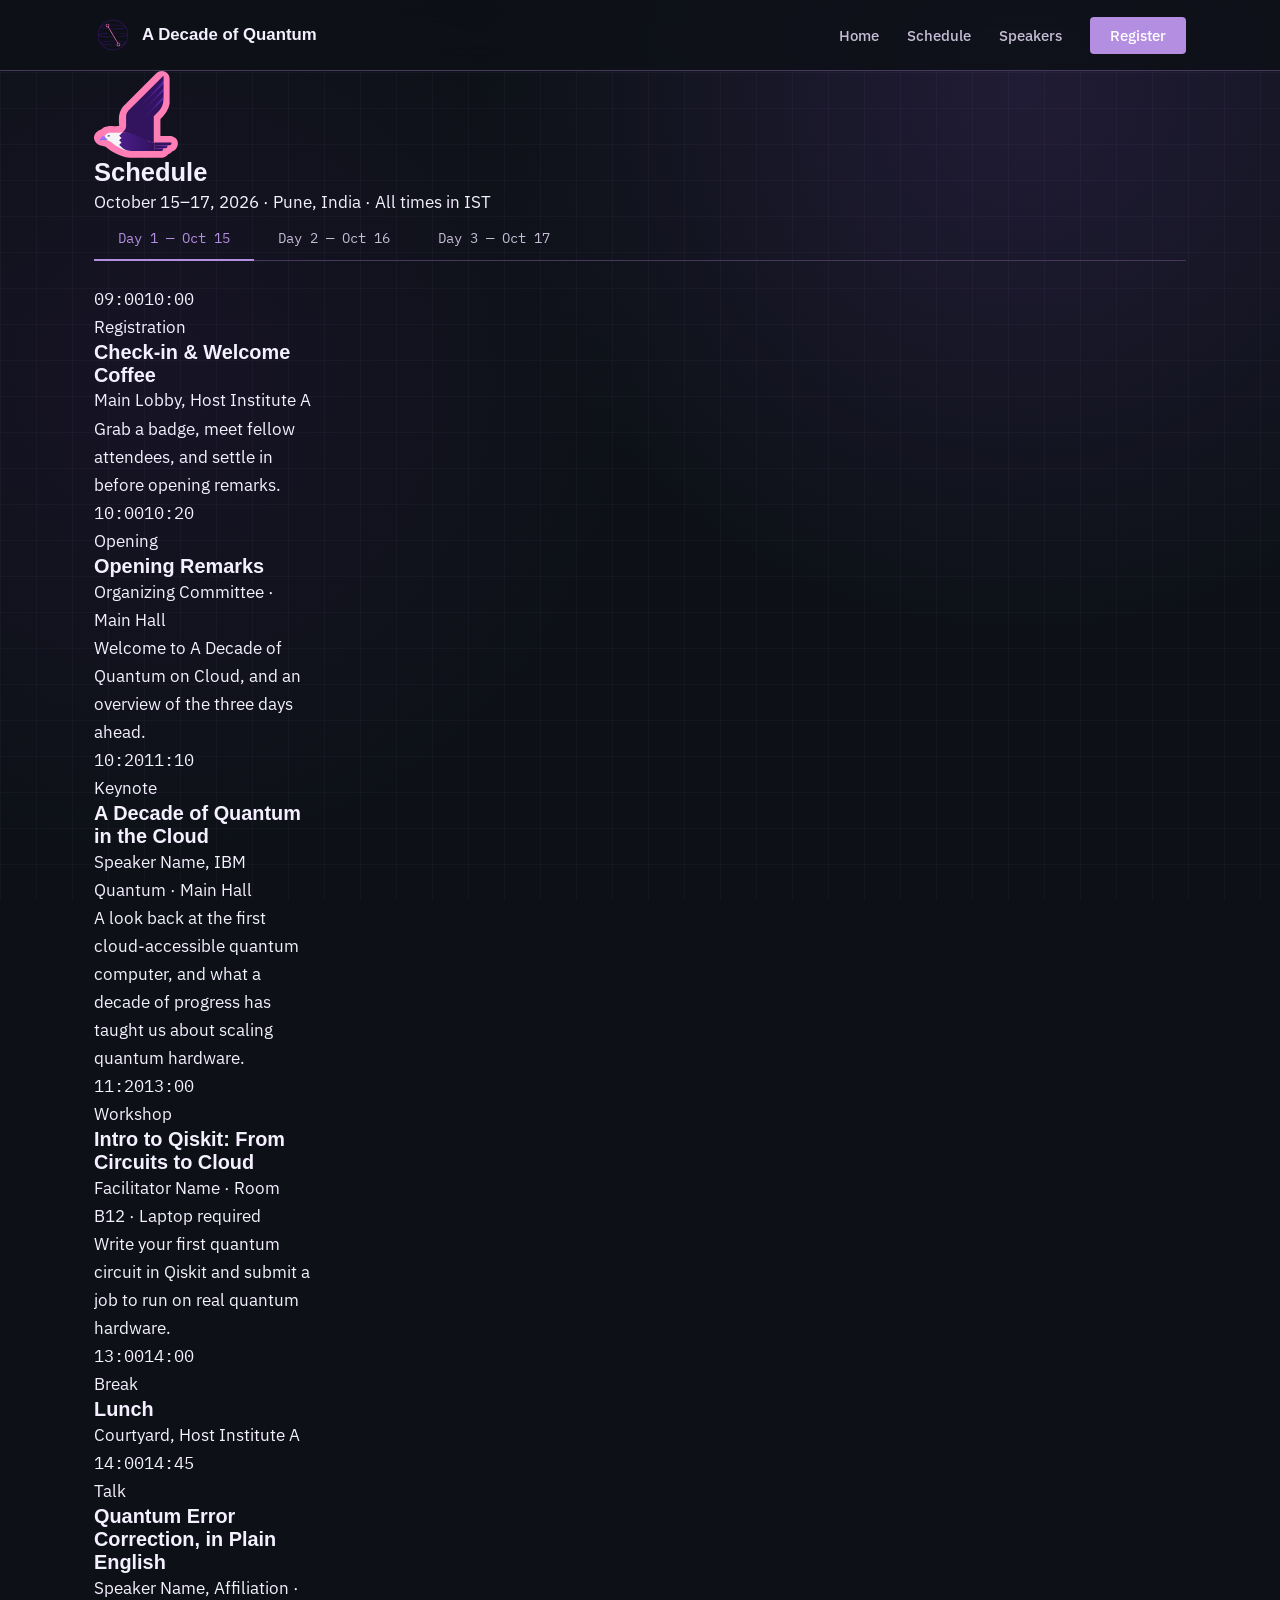
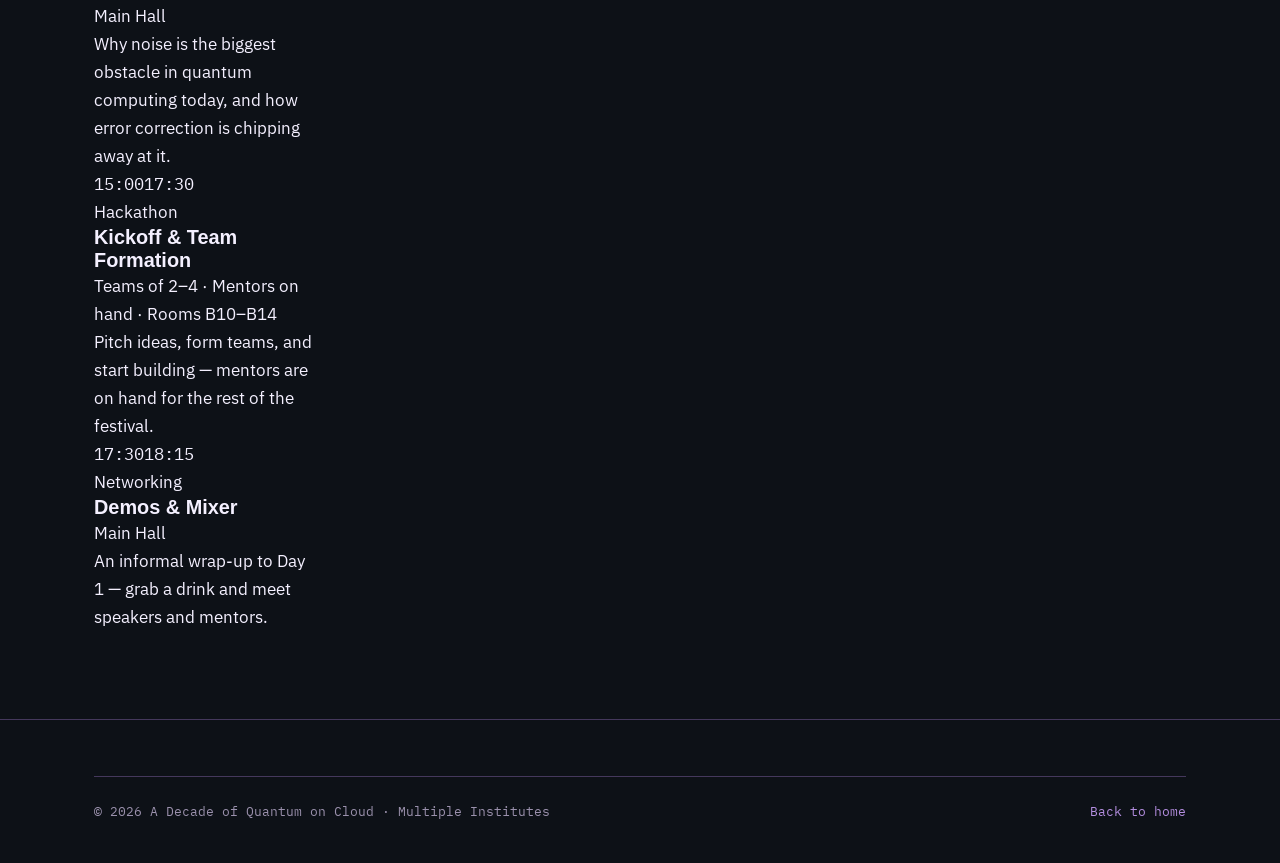
<file: schedule.html>
<!DOCTYPE html>
<html lang="en">
<head>
<meta charset="UTF-8">
<meta name="viewport" content="width=device-width, initial-scale=1.0">
<title>Schedule — A Decade of Quantum on Cloud</title>
<link rel="icon" type="image/svg+xml" href="assets/mark.svg">
<link rel="preconnect" href="https://fonts.googleapis.com">
<link rel="preconnect" href="https://fonts.gstatic.com" crossorigin>
<link href="https://fonts.googleapis.com/css2?family=IBM+Plex+Sans:wght@400;500;600;700&family=IBM+Plex+Mono:wght@400;500&display=swap" rel="stylesheet">
<link rel="stylesheet" href="css/style.css">
</head>
<body>

<header class="site-header">
  <nav class="nav">
    <a href="index.html" class="brand">
      <img src="assets/mark.svg" alt="" class="brand-mark">
      A Decade of Quantum
    </a>
    <button class="nav-toggle" aria-label="Toggle navigation menu" aria-expanded="false">
      <span></span><span></span><span></span>
    </button>
    <ul class="nav-links">
      <li><a href="index.html">Home</a></li>
      <li><a href="schedule.html" aria-current="page">Schedule</a></li>
      <li><a href="speakers.html">Speakers</a></li>
      <li><a href="index.html#register" class="nav-cta">Register</a></li>
    </ul>
  </nav>
</header>

<main>
  <section class="page-header">
    <div class="wrap">
      <div class="deco" style="--rot:7deg; width:84px; top:0; right:10px;">
        <img src="assets/sticker-eagle.svg" alt="" class="animate-float-slow">
      </div>
      <h1>Schedule</h1>
      <p>October 15–17, 2026 · Pune, India · All times in IST</p>

      <div class="day-tabs" role="tablist" aria-label="Event days">
        <button class="day-tab" data-day="1" role="tab" aria-selected="true">Day 1 — Oct 15</button>
        <button class="day-tab" data-day="2" role="tab" aria-selected="false">Day 2 — Oct 16</button>
        <button class="day-tab" data-day="3" role="tab" aria-selected="false">Day 3 — Oct 17</button>
      </div>
    </div>
  </section>

  <section class="section" style="padding-top: 24px;">
    <div class="wrap">

      <!-- DAY 1 -->
      <div class="timeline" data-day-panel="1">

        <div class="timeline-item">
          <div class="time mono">09:00<span class="end">10:00</span></div>
          <div>
            <span class="tag">Registration</span>
            <h3>Check-in &amp; Welcome Coffee</h3>
            <p class="session-meta">Main Lobby, Host Institute A</p>
            <p>Grab a badge, meet fellow attendees, and settle in before opening remarks.</p>
          </div>
        </div>

        <div class="timeline-item">
          <div class="time mono">10:00<span class="end">10:20</span></div>
          <div>
            <span class="tag">Opening</span>
            <h3>Opening Remarks</h3>
            <p class="session-meta">Organizing Committee · Main Hall</p>
            <p>Welcome to A Decade of Quantum on Cloud, and an overview of the three days ahead.</p>
          </div>
        </div>

        <div class="timeline-item">
          <div class="time mono">10:20<span class="end">11:10</span></div>
          <div>
            <span class="tag">Keynote</span>
            <h3>A Decade of Quantum in the Cloud</h3>
            <p class="session-meta">Speaker Name, IBM Quantum · Main Hall</p>
            <p>A look back at the first cloud-accessible quantum computer, and what a decade of progress has taught us about scaling quantum hardware.</p>
          </div>
        </div>

        <div class="timeline-item">
          <div class="time mono">11:20<span class="end">13:00</span></div>
          <div>
            <span class="tag">Workshop</span>
            <h3>Intro to Qiskit: From Circuits to Cloud</h3>
            <p class="session-meta">Facilitator Name · Room B12 · Laptop required</p>
            <p>Write your first quantum circuit in Qiskit and submit a job to run on real quantum hardware.</p>
          </div>
        </div>

        <div class="timeline-item">
          <div class="time mono">13:00<span class="end">14:00</span></div>
          <div>
            <span class="tag">Break</span>
            <h3>Lunch</h3>
            <p class="session-meta">Courtyard, Host Institute A</p>
          </div>
        </div>

        <div class="timeline-item">
          <div class="time mono">14:00<span class="end">14:45</span></div>
          <div>
            <span class="tag">Talk</span>
            <h3>Quantum Error Correction, in Plain English</h3>
            <p class="session-meta">Speaker Name, Affiliation · Main Hall</p>
            <p>Why noise is the biggest obstacle in quantum computing today, and how error correction is chipping away at it.</p>
          </div>
        </div>

        <div class="timeline-item">
          <div class="time mono">15:00<span class="end">17:30</span></div>
          <div>
            <span class="tag">Hackathon</span>
            <h3>Kickoff &amp; Team Formation</h3>
            <p class="session-meta">Teams of 2–4 · Mentors on hand · Rooms B10–B14</p>
            <p>Pitch ideas, form teams, and start building — mentors are on hand for the rest of the festival.</p>
          </div>
        </div>

        <div class="timeline-item">
          <div class="time mono">17:30<span class="end">18:15</span></div>
          <div>
            <span class="tag">Networking</span>
            <h3>Demos &amp; Mixer</h3>
            <p class="session-meta">Main Hall</p>
            <p>An informal wrap-up to Day 1 — grab a drink and meet speakers and mentors.</p>
          </div>
        </div>

      </div>

      <!-- DAY 2 -->
      <div class="timeline" data-day-panel="2" style="display:none;">

        <div class="timeline-item">
          <div class="time mono">09:30<span class="end">10:00</span></div>
          <div>
            <span class="tag">Check-in</span>
            <h3>Morning Coffee</h3>
            <p class="session-meta">Main lobby, Host Institute A</p>
          </div>
        </div>

        <div class="timeline-item">
          <div class="time mono">10:00<span class="end">10:45</span></div>
          <div>
            <span class="tag">Talk</span>
            <h3>Quantum Algorithms That Matter Today</h3>
            <p class="session-meta">Speaker Name, Affiliation · Main Hall</p>
            <p>A survey of near-term quantum algorithms already producing useful results on current hardware.</p>
          </div>
        </div>

        <div class="timeline-item">
          <div class="time mono">11:00<span class="end">12:30</span></div>
          <div>
            <span class="tag">Workshop</span>
            <h3>Optimizing Circuits for Real Hardware</h3>
            <p class="session-meta">Facilitator Name · Room B15</p>
            <p>Hands-on techniques for reducing circuit depth and working around hardware noise.</p>
          </div>
        </div>

        <div class="timeline-item">
          <div class="time mono">12:30<span class="end">13:30</span></div>
          <div>
            <span class="tag">Break</span>
            <h3>Lunch</h3>
            <p class="session-meta">Courtyard, Host Institute A</p>
          </div>
        </div>

        <div class="timeline-item">
          <div class="time mono">13:30<span class="end">14:30</span></div>
          <div>
            <span class="tag">Talk</span>
            <h3>Careers in Quantum Computing</h3>
            <p class="session-meta">Speaker Name, IBM Quantum · Main Hall</p>
            <p>What it actually looks like to work in quantum research and industry today, and how to get there.</p>
          </div>
        </div>

        <div class="timeline-item">
          <div class="time mono">14:45<span class="end">17:00</span></div>
          <div>
            <span class="tag">Hackathon</span>
            <h3>Build Session</h3>
            <p class="session-meta">Teams of 2–4 · Mentors on hand</p>
            <p>Heads-down build time, with mentors checking in on every team.</p>
          </div>
        </div>

      </div>

      <!-- DAY 3 -->
      <div class="timeline" data-day-panel="3" style="display:none;">

        <div class="timeline-item">
          <div class="time mono">09:30<span class="end">10:00</span></div>
          <div>
            <span class="tag">Check-in</span>
            <h3>Morning Coffee</h3>
            <p class="session-meta">Main lobby, Host Institute A</p>
          </div>
        </div>

        <div class="timeline-item">
          <div class="time mono">10:00<span class="end">11:00</span></div>
          <div>
            <span class="tag">Keynote</span>
            <h3>What the Next Decade of Quantum Looks Like</h3>
            <p class="session-meta">Speaker Name, Industry Partner · Main Hall</p>
            <p>A closing look at where the field is heading — from fault tolerance to distributed quantum computing.</p>
          </div>
        </div>

        <div class="timeline-item">
          <div class="time mono">11:15<span class="end">12:00</span></div>
          <div>
            <span class="tag">Talk</span>
            <h3>Bringing Quantum into the Classroom</h3>
            <p class="session-meta">Speaker Name, Affiliation · Main Hall</p>
            <p>Lessons from the Faculty Development track on teaching quantum computing to first-time students.</p>
          </div>
        </div>

        <div class="timeline-item">
          <div class="time mono">12:00<span class="end">13:00</span></div>
          <div>
            <span class="tag">Break</span>
            <h3>Lunch</h3>
            <p class="session-meta">Courtyard, Host Institute A</p>
          </div>
        </div>

        <div class="timeline-item">
          <div class="time mono">13:00<span class="end">16:00</span></div>
          <div>
            <span class="tag">Hackathon</span>
            <h3>Final Build Session</h3>
            <p class="session-meta">Rooms B10–B14</p>
            <p>Last chance to polish projects before submissions close.</p>
          </div>
        </div>

        <div class="timeline-item">
          <div class="time mono">16:00<span class="end">17:00</span></div>
          <div>
            <span class="tag">Demos</span>
            <h3>Project Demos &amp; Closing</h3>
            <p class="session-meta">Main Hall</p>
            <p>Teams present their projects to judges and attendees, followed by awards and closing remarks.</p>
          </div>
        </div>

      </div>

    </div>
  </section>
</main>

<footer class="site-footer">
  <div class="wrap">
    <div class="footer-bottom">
      <span>© 2026 A Decade of Quantum on Cloud · Multiple Institutes</span>
      <span><a href="index.html">Back to home</a></span>
    </div>
  </div>
</footer>

<script src="js/main.js"></script>
</body>
</html>
</file>
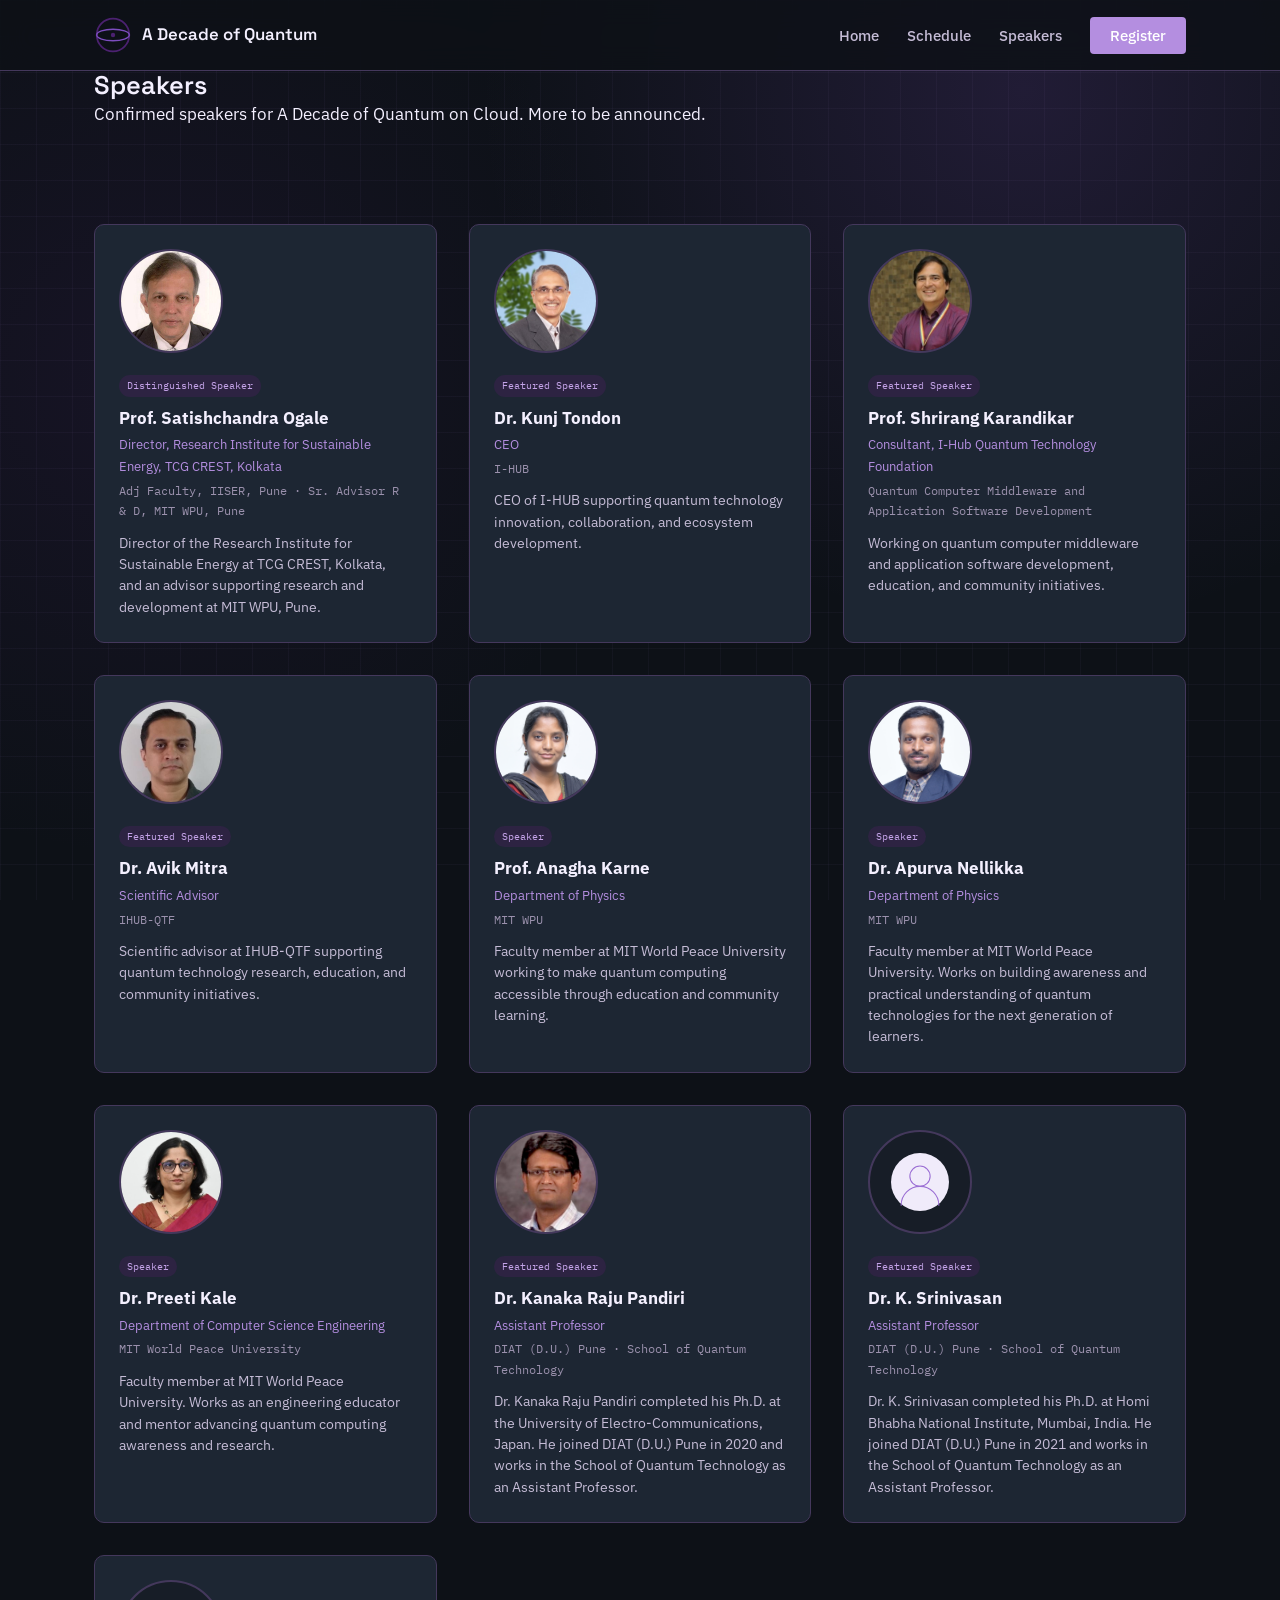
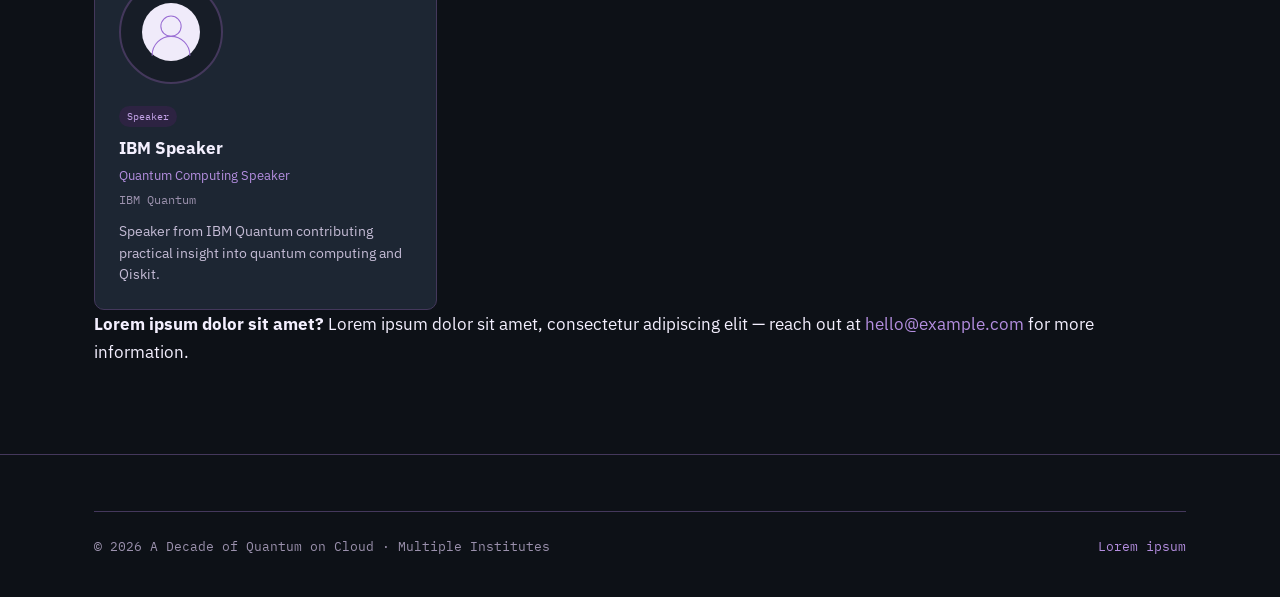
<file: speakers.html>
<!DOCTYPE html>
<html lang="en">
<head>
<meta charset="UTF-8">
<meta name="viewport" content="width=device-width, initial-scale=1.0">
<title>Speakers — A Decade of Quantum on Cloud</title>
<link rel="preconnect" href="https://fonts.googleapis.com">
<link rel="preconnect" href="https://fonts.gstatic.com" crossorigin>
<link href="https://fonts.googleapis.com/css2?family=Space+Grotesk:wght@500;600;700&family=IBM+Plex+Sans:wght@400;500;600&family=IBM+Plex+Mono:wght@400;500&display=swap" rel="stylesheet">
<link rel="stylesheet" href="css/style.css">
</head>
<body>

<header class="site-header">
  <nav class="nav">
    <a href="index.html" class="brand">
      <svg class="brand-mark" viewBox="0 0 28 28" fill="none" xmlns="http://www.w3.org/2000/svg" aria-hidden="true">
        <circle cx="14" cy="14" r="12" stroke="#4B2170" stroke-width="1.3"/>
        <ellipse cx="14" cy="14" rx="12" ry="4.2" stroke="#7C4DBF" stroke-width="1"/>
        <circle cx="14" cy="14" r="1.6" fill="#4B2170"/>
      </svg>
      A Decade of Quantum
    </a>
    <button class="nav-toggle" aria-label="Lorem ipsum dolor" aria-expanded="false">
      <span></span><span></span><span></span>
    </button>
    <ul class="nav-links">
      <li><a href="index.html">Home</a></li>
      <li><a href="schedule.html">Schedule</a></li>
      <li><a href="speakers.html" aria-current="page">Speakers</a></li>
      <li><a href="#" class="nav-cta">Register</a></li>
    </ul>
  </nav>
</header>

<main>
  <section class="page-header">
    <div class="wrap">
      <h1>Speakers</h1>
      <p>Confirmed speakers for A Decade of Quantum on Cloud. More to be announced.</p>
    </div>
  </section>

  <section class="section">
    <div class="wrap">
      <div class="speaker-grid" id="speaker-grid"></div>

      <div class="keynote-note">
        <strong>Lorem ipsum dolor sit amet?</strong> Lorem ipsum dolor sit amet, consectetur adipiscing elit — 
        reach out at <a href="mailto:hello@example.com">hello@example.com</a> for more information.
      </div>
    </div>
  </section>
</main>

<footer class="site-footer">
  <div class="wrap">
    <div class="footer-bottom">
      <span>© 2026 A Decade of Quantum on Cloud · Multiple Institutes</span>
      <span><a href="index.html">Lorem ipsum</a></span>
    </div>
  </div>
</footer>

<script src="data/speakers.js"></script>
<script src="js/main.js"></script>
</body>
</html>
</file>
<file: css/style.css>
/* ============================================================
   Qiskit Fall Fest 2026 — Design System
   "A Decade of Quantum on Cloud"
   ============================================================ */

/* --- TOKENS ------------------------------------------------- */
:root {
  --bg:            #0D1117;
  --bg-raised:     #171D27;
  --bg-subtle:     #111823;
  --surface:       #1D2633;
  --ink:           #F4F0FF;
  --ink-soft:      #C5BCD6;
  --ink-faint:     #9B91AD;
  --violet-deep:   #B48EE0;
  --violet:        #C4A3E8;
  --violet-mid:    #9B6FD4;
  --violet-light:  #D8C4F0;
  --violet-pale:   #2D2342;
  --violet-line:   #44385C;
  --glow:          #C4A3E8;
  --white:         #FFFFFF;

  --font-display:  'Space Grotesk', sans-serif;
  --font-body:     'IBM Plex Sans', sans-serif;
  --font-mono:     'IBM Plex Mono', monospace;

  --max-width: 1140px;
  --gutter: 24px;
  --radius: 4px;
  --radius-lg: 10px;

  --shadow-sm: 0 1px 3px rgba(0,0,0,0.24), 0 1px 2px rgba(0,0,0,0.18);
  --shadow-md: 0 4px 20px rgba(0,0,0,0.30), 0 2px 6px rgba(0,0,0,0.22);
  --shadow-lg: 0 12px 48px rgba(0,0,0,0.42), 0 4px 12px rgba(0,0,0,0.24);
}

/* --- RESET -------------------------------------------------- */
*, *::before, *::after { box-sizing: border-box; margin: 0; padding: 0; }

html { scroll-behavior: smooth; }

@media (prefers-reduced-motion: reduce) {
  html { scroll-behavior: auto; }
  *, *::before, *::after {
    animation-duration: 0.01ms !important;
    animation-iteration-count: 1 !important;
    transition-duration: 0.01ms !important;
  }
}

body {
  background: var(--bg);
  background-image:
    linear-gradient(rgba(180,142,224,0.045) 1px, transparent 1px),
    linear-gradient(90deg, rgba(180,142,224,0.045) 1px, transparent 1px),
    radial-gradient(circle at 80% 10%, rgba(124,77,191,0.18), transparent 34rem),
    radial-gradient(circle at 12% 42%, rgba(75,33,112,0.16), transparent 30rem);
  background-size: 36px 36px, 36px 36px, auto, auto;
  background-attachment: fixed;
  color: var(--ink);
  font-family: var(--font-body);
  font-size: 17px;
  line-height: 1.65;
  -webkit-font-smoothing: antialiased;
  overflow-x: hidden;
}

h1, h2, h3, h4, h5 {
  font-family: var(--font-display);
  font-weight: 600;
  line-height: 1.15;
  color: var(--ink);
}

p { max-width: 64ch; }

a {
  color: var(--violet-deep);
  text-decoration: none;
}
a:hover { text-decoration: underline; }

.mono { font-family: var(--font-mono); }

img { max-width: 100%; display: block; }

:focus-visible {
  outline: 2px solid var(--violet);
  outline-offset: 3px;
  border-radius: 2px;
}

.wrap {
  max-width: var(--max-width);
  margin: 0 auto;
  padding: 0 var(--gutter);
}

/* --- KEYFRAMES --------------------------------------------- */
@keyframes fadeInUp {
  from { opacity: 0; transform: translateY(28px); }
  to   { opacity: 1; transform: translateY(0); }
}
@keyframes fadeIn {
  from { opacity: 0; }
  to   { opacity: 1; }
}
@keyframes pulse {
  0%, 100% { transform: scale(1); opacity: 1; }
  50%       { transform: scale(1.12); opacity: 0.8; }
}
@keyframes qubitPulse {
  0%, 100% { box-shadow: 0 0 0 0 rgba(155,111,212,0.5); }
  50%       { box-shadow: 0 0 0 10px rgba(155,111,212,0); }
}
@keyframes shake {
  0%,100% { transform: translate(0,0) rotate(0deg); }
  15%     { transform: translate(-2px,1px) rotate(-0.5deg); }
  30%     { transform: translate(2px,-1px) rotate(0.5deg); }
  45%     { transform: translate(-1px,2px) rotate(-0.3deg); }
  60%     { transform: translate(2px,1px) rotate(0.3deg); }
  75%     { transform: translate(-2px,-1px) rotate(-0.5deg); }
}
@keyframes waveCollapse {
  0%   { transform: scaleY(1); opacity: 1; }
  50%  { transform: scaleY(0.05); opacity: 0.5; }
  100% { transform: scaleY(1); opacity: 1; }
}
@keyframes tunnelThrough {
  0%   { left: -10px; opacity: 0; }
  10%  { opacity: 1; }
  45%  { left: 46%; opacity: 1; }
  55%  { left: 54%; opacity: 0; }
  56%  { opacity: 1; }
  90%  { opacity: 1; }
  100% { left: calc(100% + 10px); opacity: 0; }
}
@keyframes packetTravel {
  0%   { left: 0; opacity: 0; }
  10%  { opacity: 1; }
  90%  { opacity: 1; }
  100% { left: 100%; opacity: 0; }
}
@keyframes glow {
  0%,100% { box-shadow: 0 0 16px rgba(155,111,212,0.3); }
  50%      { box-shadow: 0 0 32px rgba(155,111,212,0.6); }
}
@keyframes registerPulse {
  0%,100% { transform: scale(1); }
  50%      { transform: scale(1.02); }
}
@keyframes particleFloat {
  0%,100% { transform: translateY(0) translateX(0); opacity: 0.7; }
  33%     { transform: translateY(-12px) translateX(6px); opacity: 1; }
  66%     { transform: translateY(6px) translateX(-4px); opacity: 0.8; }
}
@keyframes slideDown {
  from { opacity: 0; transform: translateY(-10px); }
  to   { opacity: 1; transform: translateY(0); }
}
@keyframes spinOnce {
  from { transform: rotate(0deg); }
  to   { transform: rotate(360deg); }
}

/* --- REVEAL (scroll intersection) -------------------------- */
.reveal {
  opacity: 0;
  transform: translateY(22px);
  transition: opacity 0.65s ease, transform 0.65s ease;
}
.reveal.visible {
  opacity: 1;
  transform: none;
}
.reveal[style*="--delay"] { transition-delay: var(--delay, 0s); }

/* ============================================================
   HEADER / NAV
   ============================================================ */
.site-header {
  position: sticky;
  top: 0;
  z-index: 100;
  background: rgba(13,17,23,0.85);
  backdrop-filter: blur(14px);
  -webkit-backdrop-filter: blur(14px);
  border-bottom: 1px solid var(--violet-line);
  transition: box-shadow 0.3s ease, background 0.3s ease;
}
.site-header.scrolled {
  box-shadow: var(--shadow-md);
  background: rgba(13,17,23,0.95);
}

.nav {
  display: flex;
  align-items: center;
  justify-content: space-between;
  padding: 16px var(--gutter);
  max-width: var(--max-width);
  margin: 0 auto;
}

.brand {
  display: flex;
  align-items: center;
  gap: 10px;
  font-family: var(--font-display);
  font-weight: 600;
  font-size: 1.05rem;
  color: var(--ink);
  user-select: none;
}
.brand-logo {
  width: 30px;
  height: 30px;
  object-fit: contain;
  flex-shrink: 0;
}
.brand:hover { text-decoration: none; color: var(--violet-deep); }
.site-header .brand-mark {
  width: 38px;
  height: 38px;
}
.brand-mark {
  width: 30px; height: 30px;
  flex-shrink: 0;
  transition: transform 0.4s ease;
}
.brand:hover .brand-mark { transform: rotate(30deg); }

.nav-links {
  display: flex;
  align-items: center;
  gap: 28px;
  list-style: none;
}
.nav-links a {
  color: var(--ink-soft);
  font-size: 0.94rem;
  font-weight: 500;
  transition: color 0.25s;
  position: relative;
}
.nav-links a:not(.nav-cta):hover { color: var(--violet-deep); text-decoration: none; }
.nav-links a:not(.nav-cta)::after {
  content: '';
  position: absolute;
  bottom: -3px; left: 0;
  width: 0; height: 1.5px;
  background: var(--violet-deep);
  transition: width 0.25s ease;
}
.nav-links a:not(.nav-cta):hover::after { width: 100%; }

.nav-cta {
  background: var(--violet-deep);
  color: var(--white) !important;
  padding: 9px 20px;
  border-radius: var(--radius);
  font-size: 0.9rem;
  font-weight: 500;
  transition: background 0.25s ease, transform 0.2s ease !important;
}
.nav-cta:hover { background: var(--ink) !important; transform: translateY(-1px); text-decoration: none !important; }
.nav-cta::after { display: none !important; }

.nav-toggle {
  display: none;
  background: none; border: none;
  cursor: pointer; padding: 6px;
  flex-direction: column; gap: 5px;
}
.nav-toggle span {
  display: block; width: 22px; height: 2px;
  background: var(--ink);
  border-radius: 2px;
  transition: transform 0.25s, opacity 0.25s;
}
.nav-toggle[aria-expanded="true"] span:nth-child(1) { transform: translateY(7px) rotate(45deg); }
.nav-toggle[aria-expanded="true"] span:nth-child(2) { opacity: 0; }
.nav-toggle[aria-expanded="true"] span:nth-child(3) { transform: translateY(-7px) rotate(-45deg); }

@media (max-width: 820px) {
  .site-header .brand-mark { width: 36px; height: 36px; }
  .nav-toggle { display: flex; }
  .nav-links {
    position: absolute; top: 100%; left: 0; right: 0;
    background: var(--bg);
    border-bottom: 1px solid var(--violet-line);
    flex-direction: column; align-items: flex-start;
    gap: 0; padding: 8px var(--gutter) 20px;
    display: none;
    animation: slideDown 0.2s ease;
  }
  .nav-links.open { display: flex; }
  .nav-links li { width: 100%; }
  .nav-links a { display: block; padding: 12px 0; font-size: 1rem; }
  .nav-cta { margin-top: 8px; text-align: center; display: block; }
}

/* ============================================================
   HERO
   ============================================================ */
.hero {
  position: relative;
  min-height: 92vh;
  display: flex;
  align-items: center;
  overflow: hidden;
  border-bottom: 1px solid var(--violet-line);
  padding: 80px 0 60px;
}

#wave-canvas {
  position: absolute;
  inset: 0;
  width: 100%; height: 100%;
  pointer-events: none;
  opacity: 0.55;
}

.hero-wrap {
  display: grid;
  grid-template-columns: 1.1fr 0.9fr;
  gap: 64px;
  align-items: center;
  position: relative;
  z-index: 2;
}

/* Eyebrow */
.eyebrow-line {
  display: flex; align-items: center; gap: 10px;
  font-family: var(--font-mono);
  font-size: 0.82rem;
  color: var(--violet);
  margin-bottom: 20px;
  opacity: 0;
  animation: fadeInUp 0.6s ease 0.1s forwards;
}
.eyebrow-badge {
  background: var(--violet-pale);
  color: var(--violet-deep);
  padding: 3px 10px;
  border-radius: 20px;
  font-size: 0.78rem;
  border: 1px solid var(--violet-line);
}
.eyebrow-badge img {
  display: block;
  width: 86px;
  height: 24px;
  object-fit: contain;
}
.eyebrow-badge {
  display: inline-flex;
  align-items: center;
  gap: 8px;
}

/* Hero h1 */
.hero-copy h1 {
  font-family: 'Cinzel', var(--font-display);
  font-size: clamp(2.6rem, 5vw, 4rem);
  letter-spacing: 0;
  margin-bottom: 20px;
  line-height: 1.1;
  opacity: 0;
  animation: fadeInUp 0.7s ease 0.2s forwards;
}

.gradient-text {
  background: linear-gradient(135deg, var(--violet-deep) 0%, var(--violet-mid) 60%, var(--violet-light) 100%);
  -webkit-background-clip: text;
  -webkit-text-fill-color: transparent;
  background-clip: text;
}

.hero-sub {
  font-size: 1.1rem;
  color: var(--ink-soft);
  max-width: 44ch;
  margin-bottom: 28px;
  opacity: 0;
  animation: fadeInUp 0.7s ease 0.3s forwards;
}

.institution-line {
  display: grid;
  gap: 12px;
  width: min(100%, 520px);
  margin-bottom: 20px;
  padding: 16px 18px;
  border: 2px solid var(--violet-mid);
  border-radius: var(--radius);
  background: rgba(45,35,66,0.52);
  color: var(--violet-light);
}
.organizer-row {
  display: flex;
  align-items: center;
  gap: 10px;
  min-height: 48px;
  font-family: var(--font-mono);
  font-size: 0.78rem;
  font-weight: 600;
  letter-spacing: 0.03em;
}
.organizer-label {
  min-width: 132px;
  color: var(--violet-mid);
  font-size: 0.62rem;
  letter-spacing: 0.08em;
}
.organizer-row img {
  width: 88px;
  height: 42px;
  object-fit: contain;
  background: rgba(255,255,255,0.92);
  border-radius: 3px;
  padding: 4px;
  flex-shrink: 0;
}
.organizer-home-row {
  display: grid;
  grid-template-columns: repeat(2, minmax(0, 1fr));
  gap: 16px;
}
.organizer-home-item {
  display: flex;
  flex-direction: column;
  align-items: center;
  gap: 8px;
  min-width: 0;
  text-align: center;
}
.organizer-home-item .organizer-label { min-width: 0; }
.organizer-home-item img {
  width: auto;
  max-width: 100%;
  height: auto;
  max-height: 58px;
  object-fit: contain;
  background: rgba(255,255,255,0.92);
  border-radius: 3px;
  padding: 4px;
}
.organizer-coorganiser-row {
  display: grid;
  gap: 8px;
  padding-top: 12px;
  border-top: 1px solid rgba(155,111,212,0.35);
  text-align: center;
}
.organizer-coorganiser-row .organizer-label { min-width: 0; }
.organizer-coorganiser-logos {
  display: flex;
  justify-content: center;
  align-items: center;
  gap: 14px;
}
.organizer-coorganiser-logos img {
  width: auto;
  max-width: 120px;
  height: 65px;
  max-height: 65px;
  object-fit: contain;
  background: rgba(255,255,255,0.92);
  border-radius: 3px;
  padding: 4px;
}
.organizer-lead img { width: 132px; }
.organizer-powered img { width: 108px; }
.organizer-logos {
  display: flex;
  align-items: center;
  gap: 8px;
  flex-wrap: wrap;
}
.organizer-logos span { color: var(--violet-light); }
.hero-quick-links { display: flex; gap: 10px; flex-wrap: wrap; margin-bottom: 22px; }
.quick-link {
  border: 2px solid var(--violet-mid);
  background: linear-gradient(135deg, rgba(124,77,191,0.22), rgba(45,35,66,0.78));
  color: var(--ink);
  padding: 9px 13px;
  border-radius: var(--radius);
  font-size: 0.82rem;
  font-weight: 600;
  box-shadow: 0 0 14px rgba(155,111,212,0.12);
  transition: border-color 0.2s, color 0.2s, background 0.2s, transform 0.2s, box-shadow 0.2s;
}
.quick-link:hover {
  background: linear-gradient(135deg, rgba(180,142,224,0.38), rgba(75,33,112,0.86));
  border-color: var(--violet-light);
  color: var(--white);
  box-shadow: 0 0 22px rgba(180,142,224,0.28);
  transform: translateY(-2px);
  text-decoration: none;
}

/* Event identity block */
.event-identity {
  display: inline-flex;
  align-items: center;
  background: var(--bg-raised);
  border: 1px solid var(--violet-line);
  border-radius: var(--radius);
  padding: 10px 16px;
  margin-bottom: 24px;
  gap: 12px;
  opacity: 0;
  animation: fadeInUp 0.7s ease 0.35s forwards;
}
.event-name-block { display: flex; flex-direction: column; gap: 2px; }
.event-name-label { font-size: 0.72rem; color: var(--violet-deep); }
.event-name { font-family: var(--font-display); font-weight: 700; font-size: 1.15rem; color: var(--ink); }

/* Hero meta */
.hero-meta {
  display: flex; flex-wrap: wrap; gap: 20px;
  margin-bottom: 32px;
  opacity: 0;
  animation: fadeInUp 0.7s ease 0.4s forwards;
}
.meta-item { display: flex; flex-direction: column; gap: 3px; }
.meta-label { font-size: 0.72rem; color: var(--violet); }
.meta-value { font-size: 0.96rem; font-weight: 500; color: var(--ink); }

/* Hero CTAs */
.hero-ctas {
  display: flex; gap: 12px; flex-wrap: wrap;
  margin-bottom: 20px;
  opacity: 0;
  animation: fadeInUp 0.7s ease 0.5s forwards;
}

/* Feynman trigger */
.feynman-trigger {
  display: inline-block;
  cursor: help;
  color: var(--violet-light);
  margin-top: 12px;
  opacity: 0;
  animation: fadeIn 1s ease 1.5s forwards;
}

/* Bloch sphere */
.hero-visual {
  display: flex;
  flex-direction: column;
  align-items: center;
  gap: 24px;
  position: relative;
}
.bloch-container { position: relative; }
#bloch-canvas {
  width: 100%; max-width: 380px;
  aspect-ratio: 1/1; height: auto;
  opacity: 0; animation: fadeIn 0.8s ease 0.6s forwards;
}
.bloch-caption {
  text-align: center;
  font-size: 1rem;
  font-weight: 500;
  color: var(--ink-faint);
  margin-top: 8px;
  margin-bottom: 18px;
  line-height: 1.4;
  opacity: 0; animation: fadeIn 0.8s ease 0.9s forwards;
}

/* Qubit particles */
.qubit-particle {
  position: absolute;
  width: 36px; height: 36px;
  cursor: pointer;
  z-index: 10;
}
.qubit-a { top: 28px; right: var(--gutter); }
.qubit-b { position: absolute; bottom: 40px; left: 40px; }

.qubit-inner {
  width: 14px; height: 14px;
  border-radius: 50%;
  background: var(--violet-mid);
  position: absolute; top: 50%; left: 50%;
  transform: translate(-50%,-50%);
  animation: qubitPulse 2s ease infinite;
  transition: background 0.3s, transform 0.3s;
}
.qubit-particle:hover .qubit-inner,
.qubit-particle:focus .qubit-inner { background: var(--violet-deep); transform: translate(-50%,-50%) scale(1.4); }
.qubit-particle.entangled .qubit-inner { background: var(--violet-deep); animation: pulse 0.4s ease 3; }

.qubit-label {
  font-family: var(--font-mono); font-size: 0.68rem; color: var(--violet);
  text-align: center; margin-top: 26px; white-space: nowrap;
}

/* Scroll cue */
.scroll-cue {
  position: absolute; bottom: 28px; left: 50%;
  transform: translateX(-50%);
  display: flex; flex-direction: column; align-items: center; gap: 6px;
  color: var(--ink-faint); font-size: 0.72rem;
  font-family: var(--font-mono);
  animation: fadeIn 1s ease 1.2s both;
  pointer-events: none;
}
.scroll-arrow {
  width: 1px; height: 28px;
  background: linear-gradient(to bottom, var(--violet-light), transparent);
  animation: fadeInUp 1.5s ease 1.2s infinite;
}

/* Collapse toast */
.collapse-toast {
  position: fixed; bottom: 32px; left: 50%;
  transform: translateX(-50%) translateY(20px);
  background: #4B2170; color: var(--white);
  border: 1px solid var(--violet-light);
  box-shadow: 0 8px 28px rgba(0,0,0,0.36);
  padding: 14px 26px; border-radius: 8px;
  font-size: 0.9rem; z-index: 999;
  opacity: 0; pointer-events: none;
  transition: opacity 0.3s ease, transform 0.3s ease;
}
.collapse-toast.show { opacity: 1; transform: translateX(-50%) translateY(0); }

/* Hero responsive */
@media (max-width: 900px) {
  .hero-wrap { grid-template-columns: 1fr; gap: 40px; }
  .hero-visual { order: -1; }
  #bloch-canvas { max-width: 260px; }
  odinger-box { transform: scale(0.85); }
}

/* ============================================================
   SCHRÖDINGER'S BOX
   ============================================================ */
.schrodinger-box {
  position: relative;
  margin-top: 70px;
  width: 220px;
  height: 210px;
  cursor: pointer;
  user-select: none;
  perspective: 600px;
  transition: transform 0.2s ease;
}
.schrodinger-box:hover { transform: translateY(-4px); }
.schrodinger-box:hover .box-body { animation: shake 0.5s ease; }

/* Box faces — CSS isometric box */
.box-body {
  position: absolute;
  inset: 0;
  transform-style: preserve-3d;
  transform: rotateX(-10deg) rotateY(-20deg);
}
.box-face {
  position: absolute;
  border: 1.5px solid var(--violet-mid);
}
.box-face.front {
  width: 150px; height: 165px;
  background: linear-gradient(145deg, #2D2342 0%, #141A25 100%);
  top: 0; left: 0;
  border-radius: 2px;
  display: flex; align-items: center; justify-content: center;
  box-shadow: var(--shadow-sm);
}
.box-face.top {
  width: 150px; height: 40px;
  background: linear-gradient(to right, #211832, #3A2856);
  top: -38px; left: 5px;
  transform: rotateX(55deg);
  border-top: none;
}
.box-face.side {
  width: 48px; height: 165px;
  background: linear-gradient(to bottom, #3A2856 0%, #171D27 100%);
  top: 0; left: 148px;
  transform: rotateY(-70deg) translateX(-4px);
}

/* Box label */
.box-label { padding: 16px; }
.box-title {
  font-family: var(--font-mono); font-size: 0.78rem; font-weight: 500;
  color: #F4F0FF; letter-spacing: 0.05em; margin-bottom: 4px;
}
.box-subtitle { font-family: var(--font-mono); font-size: 0.64rem; color: var(--violet-light); margin-bottom: 10px; }
.box-warning {
  display: flex; align-items: center; gap: 4px;
  font-family: var(--font-mono); font-size: 0.64rem; color: var(--violet-light);
  border: 1px solid var(--violet-mid); padding: 5px 8px; border-radius: 2px;
  width: fit-content;
}

/* State badge */
.box-state-badge {
  position: absolute; bottom: -36px; left: 0; right: 0;
  display: flex; align-items: center; gap: 6px;
  font-family: var(--font-mono); font-size: 0.72rem; color: var(--ink-soft);
}
.state-dot {
  width: 7px; height: 7px; border-radius: 50%;
  background: var(--violet-mid);
  animation: pulse 1.8s ease infinite;
}
.schrodinger-box[data-state="observed"] .state-dot { background: var(--violet-deep); animation: none; }
.schrodinger-box[data-state="observed"] .state-dot { background: #2e9e57; }

/* Tooltip */
.box-tooltip {
  position: absolute; top: -52px; left: 50%;
  transform: translateX(-50%);
  background: var(--violet-deep); color: var(--white);
  border: 1px solid var(--violet-light);
  box-shadow: 0 8px 24px rgba(0,0,0,0.32);
  font-family: var(--font-mono); font-size: 0.78rem;
  padding: 9px 14px; border-radius: 5px; white-space: nowrap;
  opacity: 0; pointer-events: none;
  transition: opacity 0.2s ease;
}
.box-tooltip::after {
  content: ''; position: absolute; top: 100%; left: 50%;
  transform: translateX(-50%);
  border: 6px solid transparent; border-top-color: var(--violet-light);
}
.schrodinger-box:hover .box-tooltip { opacity: 1; }

/* Cat reveal */
.box-cat {
  position: absolute; inset: 8px 8px 38px 8px;
  display: flex; align-items: center; justify-content: center;
  opacity: 0; pointer-events: none;
  transition: opacity 0.35s ease;
}
.box-cat svg { width: 90%; height: 90%; }
.schrodinger-box[data-state="observed"] .box-cat { opacity: 1; }
.schrodinger-box[data-state="observed"] .box-face.front { background: linear-gradient(145deg, #432B63, #1A202E); }

/* ============================================================
   BUTTONS
   ============================================================ */
.btn {
  display: inline-flex; align-items: center; gap: 8px;
  padding: 13px 26px;
  border-radius: var(--radius);
  font-weight: 500; font-size: 0.97rem;
  font-family: var(--font-body);
  cursor: pointer; border: 1px solid transparent;
  transition: all 0.25s ease;
  position: relative; overflow: hidden;
  text-decoration: none;
}
.btn::after {
  content: ''; position: absolute; inset: 0;
  background: rgba(255,255,255,0.08);
  opacity: 0; transition: opacity 0.25s;
}
.btn:hover::after { opacity: 1; }
.btn:hover { transform: translateY(-2px); text-decoration: none; }
.btn:active { transform: translateY(0); }

.btn-primary {
  background: var(--violet-deep); color: var(--white);
  box-shadow: 0 2px 12px rgba(75,33,112,0.25);
}
.btn-primary:hover { background: var(--ink); box-shadow: 0 4px 20px rgba(75,33,112,0.35); color: var(--white); }

.btn-secondary {
  background: transparent; color: var(--ink);
  border-color: var(--violet-line);
}
.btn-secondary:hover { border-color: var(--violet-deep); color: var(--violet-deep); }

/* ============================================================
   SECTIONS — scaffold
   ============================================================ */
main {
  display: flex;
  flex-direction: column;
}
#home { order: 1; }
#about { order: 2; }
#haqthon { order: 3; }
#schedule { order: 4; }
#speakers { order: 5; }
#collaboration { order: 6; }
#arena { order: 7; }
#circuit { order: 7; }
#organisers { order: 8; }
#social { order: 9; }
#register { order: 10; }
#faq { order: 11; }

.section {
  padding: 88px 0;
  border-bottom: 1px solid var(--violet-line);
}
.section-raised { background: var(--bg-subtle); }
.haqthon-section { background: linear-gradient(135deg, rgba(45,35,66,0.82), rgba(17,24,35,0.92)); }
.haqthon-grid { display: grid; grid-template-columns: 0.9fr 1.1fr; gap: 64px; align-items: start; }
.haqthon-copy p { max-width: 42ch; color: var(--ink-soft); margin-bottom: 28px; font-size: 1.08rem; }
.haqthon-points { display: grid; gap: 14px; }
.haqthon-points > div { display: grid; grid-template-columns: 36px 1fr; column-gap: 14px; border-top: 1px solid var(--violet-line); padding-top: 14px; }
.haqthon-points span { color: var(--violet); font-size: 0.76rem; }
.haqthon-points strong { font-family: var(--font-display); }
.haqthon-points p { grid-column: 2; color: var(--ink-soft); font-size: 0.88rem; margin-top: 4px; }
.arena-question {
  margin-bottom: 8px;
  color: var(--ink);
  font-family: var(--font-display);
  font-size: 1.1rem;
  font-weight: 600;
}
.section:last-of-type { border-bottom: none; }

.section-head {
  margin-bottom: 48px;
}
.section-kicker {
  font-family: 'Cinzel', var(--font-display);
  font-size: clamp(1.35rem, 2.6vw, 2rem);
  font-weight: 600;
  line-height: 1.15;
  color: var(--violet-light);
  margin-bottom: 14px;
  letter-spacing: 0;
}
.section-head h2 {
  max-width: 30ch;
  font-size: clamp(1.45rem, 2.5vw, 2rem);
  line-height: 1.2;
  letter-spacing: 0;
}
.section-intro { color: var(--ink-soft); margin-bottom: 36px; font-size: 1.05rem; }

/* ============================================================
   ABOUT
   ============================================================ */
.about-grid {
  display: grid;
  grid-template-columns: 1fr 1.15fr;
  gap: 64px;
  align-items: start;
}
.about-body p { color: var(--ink-soft); margin-bottom: 1.1em; }
.about-body p:last-child { margin-bottom: 0; }
.about-cloud-description {
  max-width: 42ch;
  margin-top: 28px;
  color: var(--violet-light);
  font-family: var(--font-display);
  font-size: 1.05rem;
}
.about-timeline {
  margin-top: 64px;
  padding-top: 36px;
  border-top: 1px solid var(--violet-line);
}
.about-timeline h3 {
  max-width: 30ch;
  margin-bottom: 32px;
  font-size: clamp(1.45rem, 2.5vw, 2rem);
  line-height: 1.2;
  font-weight: 600;
}
.about-timeline > .section-kicker {
  max-width: 30ch;
  color: var(--ink);
  font-family: var(--font-display);
  font-size: clamp(1.45rem, 2.5vw, 2rem);
  line-height: 1.2;
  font-weight: 600;
}
.about-timeline-list {
  display: grid;
  gap: 0;
  border-left: 1px solid var(--violet-line);
}
.about-timeline-item {
  position: relative;
  padding: 0 0 28px 24px;
  margin-left: 14px;
}
.about-timeline-item::before {
  content: '';
  position: absolute;
  top: 4px;
  left: -19px;
  width: 9px;
  height: 9px;
  border: 2px solid var(--violet-light);
  border-radius: 50%;
  background: var(--bg);
}
.about-timeline-meta {
  display: flex;
  gap: 12px;
  align-items: center;
  margin-bottom: 6px;
  color: var(--violet);
  font-family: var(--font-mono);
  font-size: 0.72rem;
}
.about-timeline-meta b { color: var(--ink-faint); font-weight: 400; }
.about-timeline-item h4 {
  margin-bottom: 6px;
  font-size: 1.05rem;
}
.about-timeline-item p {
  max-width: 72ch;
  color: var(--ink-soft);
  font-size: 0.9rem;
  margin: 0;
}

.track-cards { display: grid; grid-template-columns: 1fr 1fr; gap: 16px; }
.track-card {
  padding: 20px;
  border: 1px solid var(--violet-line);
  border-radius: var(--radius-lg);
  display: flex; gap: 14px; align-items: flex-start;
  background: var(--surface);
  transition: box-shadow 0.25s, border-color 0.25s, transform 0.25s;
}
.track-card:hover {
  box-shadow: var(--shadow-md);
  border-color: var(--violet-light);
  transform: translateY(-3px);
}
.track-card-icon {
  width: 40px; height: 40px; border-radius: 8px;
  background: var(--bg-raised);
  display: flex; align-items: center; justify-content: center;
  color: var(--violet); flex-shrink: 0;
}
.track-card h3 { font-size: 1rem; margin-bottom: 6px; }
.track-card p { font-size: 0.88rem; color: var(--ink-soft); margin: 0; }

@media (max-width: 900px) { .about-grid { grid-template-columns: 1fr; gap: 40px; } }
@media (max-width: 560px) { .track-cards { grid-template-columns: 1fr; } }

/* ============================================================
   QUBIT EXPLAINER
   ============================================================ */
.bit-qubit-demo {
  display: grid;
  grid-template-columns: 1fr auto 1fr;
  gap: 32px; align-items: center;
  margin-bottom: 48px;
}

.bit-card {
  background: var(--surface);
  border: 1px solid var(--violet-line);
  border-radius: var(--radius-lg);
  padding: 28px;
  box-shadow: var(--shadow-sm);
}
.qubit-card { border-color: var(--violet-light); box-shadow: 0 0 0 1px var(--violet-line), var(--shadow-md); }

.bit-label { font-size: 0.72rem; letter-spacing: 0.1em; color: var(--violet); margin-bottom: 16px; }
.bit-display {
  display: flex; gap: 8px; margin-bottom: 16px;
}
.bit-option {
  width: 52px; height: 52px;
  border: 2px solid var(--violet-line);
  border-radius: 6px;
  display: flex; align-items: center; justify-content: center;
  font-family: var(--font-mono); font-size: 1.4rem; font-weight: 600;
  color: var(--ink-faint);
  transition: all 0.3s ease;
}
.bit-option.active {
  border-color: var(--violet-deep);
  color: var(--violet-deep);
  background: var(--bg-raised);
  box-shadow: 0 0 0 3px rgba(75,33,112,0.1);
}
.bit-desc { font-size: 0.9rem; color: var(--ink-soft); margin-bottom: 16px; }

.bit-flip-btn, .qubit-measure-btn {
  background: var(--bg-raised); border: 1px solid var(--violet-line);
  padding: 8px 16px; border-radius: var(--radius);
  font-size: 0.86rem; font-family: var(--font-body);
  cursor: pointer; color: var(--ink);
  transition: all 0.2s ease;
}
.bit-flip-btn:hover, .qubit-measure-btn:hover { border-color: var(--violet); color: var(--violet-deep); }
.qubit-measure-btn { background: var(--violet-deep); color: var(--white); border-color: var(--violet-deep); }
.qubit-measure-btn:hover { background: var(--ink); border-color: var(--ink); color: var(--white); }

.qubit-display { margin-bottom: 16px; }
.qubit-state-eq {
  font-family: var(--font-mono); font-size: 1.1rem;
  color: var(--violet-deep); margin-bottom: 16px;
  display: flex; align-items: center; gap: 2px; flex-wrap: wrap;
}
.q-alpha, .q-beta { color: var(--violet-mid); }
.q-ket { color: var(--violet-deep); }
.q-plus { color: var(--ink-soft); }

.qubit-prob-bars { display: flex; flex-direction: column; gap: 10px; }
.prob-bar-wrap { display: flex; align-items: center; gap: 10px; }
.prob-label { font-size: 0.78rem; color: var(--ink-soft); width: 28px; }
.prob-track { flex: 1; height: 8px; background: var(--violet-line); border-radius: 4px; overflow: hidden; }
.prob-fill { height: 100%; background: linear-gradient(to right, var(--violet-deep), var(--violet-mid)); border-radius: 4px; transition: width 0.5s ease; }
.prob-pct { font-size: 0.78rem; color: var(--violet); width: 36px; text-align: right; }

/* Transition arrow */
.transition-arrow {
  display: flex; flex-direction: column; align-items: center; gap: 6px;
  color: var(--violet-light);
}
.arrow-line {
  width: 1px; height: 40px;
  background: linear-gradient(to bottom, transparent, var(--violet-light), transparent);
}
.arrow-label { font-size: 0.62rem; color: var(--violet-light); writing-mode: vertical-rl; }

/* Measurement Easter Egg */
.measure-egg {
  background: var(--bg-raised);
  border: 1px dashed var(--violet-line);
  border-radius: var(--radius-lg);
  padding: 20px 24px;
  display: flex; align-items: center; gap: 24px;
  margin-bottom: 48px; cursor: pointer;
  transition: border-color 0.3s, background 0.3s;
}
.measure-egg:hover { border-color: var(--violet-mid); }
.measure-egg-inner { display: flex; align-items: center; gap: 20px; flex-wrap: wrap; }
.dont-measure-label { font-size: 0.8rem; color: var(--violet); }
.measure-eq { font-size: 1rem; color: var(--ink); }
.measure-hint { font-size: 0.72rem; color: var(--ink-faint); }

.qubit-insight-grid {
  display: grid; grid-template-columns: repeat(3, 1fr);
  gap: 24px;
}
.insight-card {
  padding: 28px;
  border: 1px solid var(--violet-line); border-radius: var(--radius-lg);
  background: var(--surface); text-align: center;
  transition: box-shadow 0.25s, transform 0.25s;
}
.insight-card:hover { box-shadow: var(--shadow-md); transform: translateY(-4px); }
.insight-icon { font-size: 1.8rem; color: var(--violet); margin-bottom: 14px; }
.insight-card h3 { font-size: 1.05rem; margin-bottom: 10px; }
.insight-card p { font-size: 0.9rem; color: var(--ink-soft); margin: 0; }

@media (max-width: 900px) { .bit-qubit-demo { grid-template-columns: 1fr; } .transition-arrow { display: none; } }
@media (max-width: 700px) { .qubit-insight-grid { grid-template-columns: 1fr; } }

/* ============================================================
   CLOUD + QUANTUM FLOW
   ============================================================ */
.cloud-flow-vis {
  display: flex; align-items: center; justify-content: center;
  gap: 0; flex-wrap: wrap; margin-bottom: 28px;
  padding: 48px 32px;
  background: var(--surface); border: 1px solid var(--violet-line);
  border-radius: var(--radius-lg); overflow: hidden;
}
.flow-node {
  display: flex; flex-direction: column; align-items: center; gap: 10px;
  padding: 20px; min-width: 110px;
  transition: transform 0.3s ease;
}
.flow-node:hover { transform: translateY(-4px); }
.flow-icon {
  width: 64px; height: 64px; border-radius: 12px;
  background: var(--bg-raised); border: 1px solid var(--violet-line);
  display: flex; align-items: center; justify-content: center;
  color: var(--violet);
}
.flow-result-icon { border-color: var(--violet-light); background: var(--violet-pale); color: var(--violet-deep); }
.flow-label { font-size: 0.82rem; font-weight: 600; color: var(--ink); }
.flow-sub { font-size: 0.72rem; color: var(--ink-faint); text-align: center; }

.flow-connector {
  position: relative; display: flex; align-items: center;
  color: var(--violet-line); width: 60px; flex-shrink: 0;
}
.flow-packet {
  position: absolute; width: 8px; height: 8px; border-radius: 50%;
  background: var(--violet-mid); top: 50%; transform: translateY(-50%);
  opacity: 0;
}
.cloud-flow-caption { display: flex; align-items: center; gap: 16px; flex-wrap: wrap; }
.cloud-caption-text { font-size: 0.86rem; color: var(--ink-soft); }

/* ============================================================
   QUANTUM CIRCUIT PLAYGROUND
   ============================================================ */
.circuit-playground {
  background: var(--surface);
  border: 1px solid var(--violet-line);
  border-radius: var(--radius-lg);
  overflow: hidden;
  margin-bottom: 36px;
}
.circuit-header { padding: 16px 20px; border-bottom: 1px solid var(--violet-line); background: var(--bg-subtle); }
.gate-palette { display: flex; gap: 8px; align-items: center; flex-wrap: wrap; }
.gate-btn {
  width: 40px; height: 40px; border-radius: 6px;
  border: 1.5px solid var(--violet-line);
  background: var(--surface); color: var(--violet-deep);
  font-family: var(--font-mono); font-size: 0.9rem; font-weight: 600;
  cursor: pointer;
  transition: all 0.2s ease;
}
.gate-btn:hover { border-color: var(--violet); background: var(--bg-raised); transform: scale(1.08); }
.gate-btn.selected { border-color: var(--violet-deep); background: var(--violet-deep); color: var(--white); }
.gate-measure { border-color: var(--violet-deep); color: var(--violet-deep); }
.circuit-reset-btn {
  margin-left: auto; font-size: 0.8rem; padding: 6px 14px;
  border: 1px solid var(--violet-line); border-radius: var(--radius);
  background: transparent; color: var(--ink-soft); cursor: pointer;
  font-family: var(--font-body);
  transition: border-color 0.2s, color 0.2s;
}
.circuit-reset-btn:hover { border-color: var(--violet); color: var(--violet); }

.circuit-diagram { padding: 24px 20px; display: flex; flex-direction: column; gap: 20px; }
.circuit-wire {
  display: flex; align-items: center; gap: 0; position: relative; height: 48px;
}
.wire-label { font-family: var(--font-mono); font-size: 0.8rem; color: var(--violet); width: 56px; flex-shrink: 0; }
.wire-line {
  flex: 1; height: 1.5px;
  background: linear-gradient(to right, var(--violet-line), var(--violet-pale));
  position: absolute; left: 56px; right: 0; top: 50%; transform: translateY(-50%);
}
.wire-gates { position: absolute; left: 60px; display: flex; gap: 8px; align-items: center; }
.gate-on-wire {
  width: 36px; height: 36px; border-radius: 4px;
  border: 1.5px solid var(--violet);
  background: var(--white); color: var(--violet-deep);
  font-family: var(--font-mono); font-size: 0.82rem; font-weight: 600;
  display: flex; align-items: center; justify-content: center;
  animation: scaleIn 0.2s ease;
  cursor: default; flex-shrink: 0;
}
.gate-on-wire.gate-H { border-color: var(--violet-mid); background: var(--violet-pale); }
.gate-on-wire.gate-X { border-color: #5a9e6f; background: #f0faf4; color: #2e7d50; }
.gate-on-wire.gate-Z { border-color: #9e7a5a; background: #fdf6f0; color: #7d4e2e; }
.gate-on-wire.gate-M { border-color: var(--violet-deep); background: var(--violet-deep); color: var(--white); }
.gate-on-wire.gate-cnot-ctrl { border-radius: 50%; width: 12px; height: 12px; background: var(--violet-deep); border: none; }
.gate-on-wire.gate-cnot-target { border-radius: 50%; position: relative; }
.gate-on-wire.gate-cnot-target::before {
  content: ''; position: absolute; width: 1px; height: 200%;
  background: var(--violet); top: 50%; left: 50%; transform: translate(-50%,-50%);
}

@keyframes scaleIn { from { opacity:0; transform:scale(0.7); } to { opacity:1; transform:scale(1); } }

.circuit-result {
  padding: 14px 20px; border-top: 1px solid var(--violet-line);
  background: var(--bg-subtle); display: flex; align-items: center; gap: 12px;
}
.circuit-result-label { font-size: 0.78rem; color: var(--violet); }
.circuit-state-display { font-family: var(--font-mono); font-size: 1.1rem; color: var(--ink); font-weight: 600; }

/* Heisenberg egg */
.heisenberg-egg {
  display: flex; align-items: center; gap: 20px; flex-wrap: wrap;
  background: var(--bg-raised); border: 1px dashed var(--violet-line);
  border-radius: var(--radius-lg); padding: 16px 22px; cursor: default;
}
.heisenberg-values { display: flex; align-items: center; gap: 20px; flex-wrap: wrap; }
.heisenberg-item { font-size: 0.86rem; color: var(--ink-soft); }
.heisenberg-item strong { color: var(--violet-deep); }
.heisenberg-sep { color: var(--violet-line); }
.heisenberg-hint { font-size: 0.72rem; color: var(--ink-faint); margin-left: auto; }
.heisenberg-egg.uncertain .heisenberg-item:nth-child(1) strong { filter: blur(2px); transition: filter 0.3s; }
.heisenberg-egg.uncertain .heisenberg-item:nth-child(3) strong { filter: none; color: var(--violet-mid); }

/* ============================================================
   TIMELINE
   ============================================================ */
.timeline-scroll-container {
  width: 100%; overflow-x: auto; overflow-y: visible;
  padding: 48px 0;
  scrollbar-width: thin; scrollbar-color: var(--violet-line) transparent;
  -webkit-overflow-scrolling: touch;
}
.timeline-scroll-container::-webkit-scrollbar { height: 4px; }
.timeline-scroll-container::-webkit-scrollbar-track { background: transparent; }
.timeline-scroll-container::-webkit-scrollbar-thumb { background: var(--violet-line); border-radius: 2px; }

.timeline-track {
  display: flex; gap: 0;
  padding: 0 var(--gutter);
  min-width: max-content;
  position: relative;
}
.timeline-track::before {
  content: '';
  position: absolute; top: 38px; left: var(--gutter); right: var(--gutter);
  height: 1.5px;
  background: linear-gradient(to right, var(--violet-pale), var(--violet-light), var(--violet-pale));
}

.timeline-item {
  position: relative; flex-shrink: 0;
  width: 240px; padding: 0 20px 0 0;
  cursor: pointer;
}
.tl-dot {
  width: 14px; height: 14px; border-radius: 50%;
  background: var(--surface); border: 2.5px solid var(--violet-light);
  margin-bottom: 20px; position: relative; z-index: 1;
  transition: border-color 0.3s, transform 0.3s;
}
.timeline-item:hover .tl-dot,
.timeline-item.active .tl-dot {
  border-color: var(--violet-deep);
  transform: scale(1.3);
  background: var(--violet-pale);
}
.timeline-item.active .tl-dot { background: var(--violet-deep); }

.tl-card {
  background: var(--surface); border: 1px solid var(--violet-line);
  border-radius: var(--radius-lg); padding: 18px;
  box-shadow: var(--shadow-sm);
  transition: box-shadow 0.3s, border-color 0.3s, transform 0.3s;
}
.timeline-item:hover .tl-card,
.timeline-item.active .tl-card {
  box-shadow: var(--shadow-md); border-color: var(--violet-light);
  transform: translateY(-4px);
}
.tl-year {
  font-family: var(--font-mono); font-size: 0.72rem;
  color: var(--violet); margin-bottom: 6px;
  display: flex; align-items: center; gap: 6px;
}
.tl-tag {
  background: var(--violet-pale); color: var(--violet-deep);
  font-size: 0.62rem; padding: 2px 8px; border-radius: 20px; margin-left: auto;
}
.tl-card h3 { font-size: 0.96rem; margin-bottom: 8px; }
.tl-card p { font-size: 0.82rem; color: var(--ink-soft); margin: 0; line-height: 1.5; }

.timeline-nav {
  display: flex; align-items: center; gap: 16px; justify-content: center; margin-top: 20px;
}
.timeline-nav-btn {
  width: 40px; height: 40px; border-radius: 50%;
  border: 1px solid var(--violet-line);
  background: var(--surface); color: var(--ink);
  cursor: pointer; font-size: 1.1rem;
  transition: all 0.2s ease; display: flex; align-items: center; justify-content: center;
}
.timeline-nav-btn:hover { border-color: var(--violet); color: var(--violet-deep); background: var(--bg-raised); }
.timeline-progress {
  display: flex; gap: 6px;
}
.tl-prog-dot {
  width: 7px; height: 7px; border-radius: 50%;
  background: var(--violet-line); transition: background 0.3s;
}
.tl-prog-dot.active { background: var(--violet-deep); }

/* ============================================================
   SCHEDULE
   ============================================================ */
.day-tabs {
  display: flex; gap: 0; border-bottom: 1px solid var(--violet-line);
  margin-bottom: 0; flex-wrap: wrap;
}
.day-tab {
  background: none; border: none; border-bottom: 2.5px solid transparent;
  position: relative; top: 1px;
  padding: 12px 24px; cursor: pointer;
  font-family: var(--font-mono); font-size: 0.86rem; color: var(--ink-soft);
  transition: color 0.2s, border-color 0.2s;
}
.day-tab[aria-selected="true"] { color: var(--violet-deep); border-bottom-color: var(--violet-deep); }
.day-tab:hover { color: var(--violet-deep); }

.filter-tabs {
  display: flex; gap: 8px; align-items: center;
  padding: 16px 0; flex-wrap: wrap;
}
.filter-label { font-size: 0.78rem; color: var(--ink-faint); margin-right: 4px; }
.filter-btn {
  background: transparent; border: 1px solid var(--violet-line);
  padding: 5px 14px; border-radius: 20px;
  font-size: 0.82rem; color: var(--ink-soft);
  cursor: pointer; font-family: var(--font-body);
  transition: all 0.2s ease;
}
.filter-btn:hover { border-color: var(--violet); color: var(--violet-deep); }
.filter-btn.active {
  background: var(--violet-deep); border-color: var(--violet-deep);
  color: var(--white);
}

.session-list { padding: 8px 0 0; display: none; }
.session-list.active { display: block; }

.schedule-day-details {
  display: flex;
  gap: 28px;
  flex-wrap: wrap;
  padding: 16px 18px;
  margin-bottom: 10px;
  border: 1px solid var(--violet-line);
  border-radius: var(--radius);
  background: var(--bg-subtle);
  color: var(--ink-soft);
  font-size: 0.9rem;
}
.schedule-day-details span { display: flex; flex-direction: column; gap: 2px; }
.schedule-day-details strong {
  color: var(--violet);
  font-family: var(--font-mono);
  font-size: 0.68rem;
  font-weight: 500;
  letter-spacing: 0.06em;
  text-transform: uppercase;
}
.schedule-tracks {
  margin: 12px 0 8px;
  padding: 16px 18px;
  border-left: 2px solid var(--violet-mid);
  background: rgba(45,35,66,0.24);
}
.schedule-tracks-title {
  margin-bottom: 8px;
  color: var(--violet-light);
  font-family: var(--font-mono);
  font-size: 0.76rem;
  letter-spacing: 0.04em;
  text-transform: uppercase;
}
.schedule-tracks ol { margin: 0; padding-left: 22px; color: var(--ink-soft); font-size: 0.9rem; }
.schedule-tracks li { padding: 2px 0; }

.session-item {
  display: grid; grid-template-columns: 100px 1fr;
  gap: 24px; padding: 22px 0;
  border-bottom: 1px solid var(--violet-line);
  transition: all 0.25s ease;
}
.session-item:last-child { border-bottom: none; }
.session-item:hover { padding-left: 10px; border-left: 3px solid var(--violet-light); }
.session-item[data-type="break"] { opacity: 0.55; }
.session-item.hidden { display: none; }

.session-time { font-family: var(--font-mono); color: var(--violet-deep); font-size: 0.86rem; padding-top: 2px; }
.session-date-label { display: block; margin-bottom: 5px; color: var(--ink-soft); font-size: 0.7rem; }
.session-time-end { display: block; font-size: 0.72rem; color: var(--ink-faint); margin-top: 2px; }
.session-title { font-family: var(--font-display); font-size: 1.05rem; font-weight: 600; margin-bottom: 4px; }
.session-speaker { font-size: 0.82rem; color: var(--violet); font-family: var(--font-mono); margin-bottom: 6px; }
.session-desc { font-size: 0.88rem; color: var(--ink-soft); margin: 0; }
.session-tag {
  display: inline-flex; align-items: center;
  font-family: var(--font-mono); font-size: 0.68rem;
  color: var(--violet-deep); background: var(--bg-raised);
  border: 1px solid var(--violet-line);
  padding: 2px 8px; border-radius: 2px; margin-bottom: 8px;
}
.session-tag.tag-workshop { color: #1e6e3c; background: #f0faf4; border-color: #a8d8bc; }
.session-tag.tag-panel { color: #7a5a1e; background: #fdf8ed; border-color: #d8c08c; }
.session-tag.tag-hands-on { color: #1e4a7a; background: #edf4fd; border-color: #8cb8d8; }
.session-tag.tag-break { color: var(--ink-faint); background: transparent; border-color: transparent; }
.session-tag.tag-competition { color: #8a4a1e; background: #fff4ea; border-color: #e2b58e; }
.session-tag.tag-coding { color: #68418c; background: #f3edfa; border-color: #c4a3e8; }
.session-tag.tag-ceremony { color: #7a5a1e; background: #fdf8ed; border-color: #d8c08c; }

@media (max-width: 640px) {
  .session-item { grid-template-columns: 1fr; gap: 6px; }
}

/* ============================================================
   SPEAKERS
   ============================================================ */
.speaker-grid {
  display: grid; grid-template-columns: repeat(3, 1fr);
  gap: 32px; margin-top: 8px; position: relative;
}
.speaker-card {
  position: relative; overflow: hidden;
  border: 1px solid var(--violet-line);
  border-radius: var(--radius-lg); background: var(--surface);
  transition: box-shadow 0.3s, transform 0.3s, border-color 0.3s;
}
.speaker-card:hover { box-shadow: var(--shadow-lg); transform: translateY(-6px); border-color: var(--violet-light); }

.speaker-card-inner { padding: 24px; }
.speaker-photo {
  width: 104px; height: 104px; border-radius: 50%;
  background: var(--bg-raised); border: 2px solid var(--violet-line);
  display: flex; align-items: center; justify-content: center;
  margin-bottom: 16px; overflow: hidden; color: var(--violet);
  flex-shrink: 0;
}
.speaker-photo svg { width: 58px; height: 58px; }
.speaker-photo img { width: 100%; height: 100%; object-fit: cover; }

.speaker-tag {
  font-family: var(--font-mono); font-size: 0.65rem;
  color: var(--violet); background: var(--violet-pale);
  padding: 2px 8px; border-radius: 20px; display: inline-block; margin-bottom: 8px;
}
.speaker-name { font-size: 1.05rem; font-weight: 700; margin-bottom: 2px; }
.speaker-role { font-size: 0.82rem; color: var(--violet-deep); margin-bottom: 2px; }
.speaker-org { font-family: var(--font-mono); font-size: 0.78rem; color: var(--ink-faint); margin-bottom: 12px; }
.speaker-bio { font-size: 0.86rem; color: var(--ink-soft); line-height: 1.55; margin: 0; }

.speaker-hover-detail {
  position: absolute; inset: 0;
  background: linear-gradient(135deg, var(--violet-deep) 0%, #3a1a58 100%);
  color: var(--white); padding: 24px;
  display: flex; flex-direction: column; justify-content: center;
  opacity: 0; transition: opacity 0.3s ease;
  pointer-events: none;
}
.speaker-card:hover .speaker-hover-detail { opacity: 1; pointer-events: auto; }
.hover-qstate { font-family: var(--font-mono); font-size: 0.72rem; opacity: 0.6; margin-bottom: 8px; }
.hover-name { font-family: var(--font-display); font-size: 1.1rem; font-weight: 700; margin-bottom: 4px; color: var(--white); }
.hover-bio { font-size: 0.86rem; opacity: 0.88; line-height: 1.55; margin-bottom: 16px; }
.hover-link {
  font-family: var(--font-mono); font-size: 0.78rem;
  color: var(--violet-light); text-decoration: underline;
  pointer-events: auto;
}
.hover-link:hover { color: var(--white); }

@media (max-width: 900px) { .speaker-grid { grid-template-columns: repeat(2,1fr); } }
@media (max-width: 560px) { .speaker-grid { grid-template-columns: 1fr; } }

/* ============================================================
   VENUE
   ============================================================ */
.venue-grid { display: grid; grid-template-columns: 1fr 1fr; gap: 40px; }
.venue-info { display: flex; flex-direction: column; gap: 20px; }
.venue-detail {}
.venue-detail-label { font-family: var(--font-mono); font-size: 0.72rem; color: var(--violet); margin-bottom: 4px; }
.venue-detail-value { font-size: 1rem; color: var(--ink); }

.venue-map-placeholder {
  background: var(--bg-raised); border: 1px dashed var(--violet-line);
  border-radius: var(--radius-lg); overflow: hidden;
}
.map-inner {
  height: 100%; min-height: 200px;
  display: flex; flex-direction: column; align-items: center; justify-content: center;
  gap: 12px; color: var(--ink-faint); padding: 32px; text-align: center;
}
.map-inner svg { color: var(--violet-light); }
.map-inner p { font-size: 0.86rem; margin: 0; color: var(--ink-faint); }
.map-inner p.mono { font-size: 0.9rem; color: var(--ink-soft); }

@media (max-width: 700px) { .venue-grid { grid-template-columns: 1fr; } }

/* ============================================================
   PARTNERS
   ============================================================ */
.partners-strip { display: grid; gap: 18px; }
.partners-row { display: grid; gap: 16px; }
.partners-row-primary { grid-template-columns: repeat(2, minmax(0, 1fr)); }
.partners-row-secondary { grid-template-columns: repeat(3, minmax(0, 1fr)); }
.partner-slot {
  display: flex; align-items: center; gap: 10px;
  border: 1px solid var(--violet-line); border-radius: var(--radius-lg);
  padding: 18px 24px; font-family: var(--font-mono); font-size: 1rem; color: var(--ink-soft);
  background: var(--surface);
  transition: border-color 0.25s, box-shadow 0.25s;
}
.partner-slot:hover { border-color: var(--violet-light); box-shadow: var(--shadow-sm); }
.partner-slot svg { color: var(--violet); flex-shrink: 0; }
.partner-link { min-width: 0; color: var(--ink-soft); }
.partner-link:hover { text-decoration: none; color: var(--ink); }
.partner-link img { width: 120px; height: 96px; object-fit: contain; flex-shrink: 0; background: var(--white); border-radius: 4px; padding: 5px; }
.partners-row-primary .partner-link img { width: 180px; height: 105px; }
.partner-slot-add { border-style: dashed; color: var(--ink-faint); }
.organisers-details-placeholder {
  min-height: 180px;
  display: flex;
  align-items: center;
  justify-content: center;
  border: 1px dashed var(--violet-mid);
  border-radius: var(--radius-lg);
  color: var(--ink-faint);
  background: rgba(45,35,66,0.28);
}
.organisers-details {
  display: grid;
  grid-template-columns: minmax(180px, 0.7fr) minmax(280px, 1.3fr) minmax(280px, 1.3fr);
  gap: 32px;
  padding: 28px;
  border: 1px solid var(--violet-line);
  border-radius: var(--radius-lg);
  background: var(--surface);
}
.organiser-group { min-width: 0; }
.organiser-group-label {
  margin-bottom: 12px;
  color: var(--violet);
  font-size: 0.76rem;
  letter-spacing: 0.08em;
  text-transform: uppercase;
}
.organiser-lead-name {
  color: var(--ink);
  font-family: var(--font-display);
  font-size: 1.35rem;
  font-weight: 600;
}
.organiser-detail {
  margin-top: 6px;
  color: var(--ink-soft);
  font-family: var(--font-mono);
  font-size: 0.78rem;
}
.organiser-list {
  display: grid;
  grid-template-columns: repeat(2, minmax(0, 1fr));
  gap: 10px 28px;
  margin: 0;
  padding: 0;
  list-style: none;
  color: var(--ink-soft);
  font-size: 0.98rem;
}
.organiser-list li {
  display: flex;
  flex-direction: column;
  gap: 3px;
  padding-bottom: 8px;
  border-bottom: 1px solid var(--violet-line);
}
.organiser-list li > span { white-space: nowrap; }
.organiser-list small {
  color: var(--ink-faint);
  font-family: var(--font-mono);
  font-size: 0.68rem;
  line-height: 1.45;
}
.team-member-group + .team-member-group { margin-top: 20px; }
.team-member-group > strong {
  display: block;
  margin-bottom: 10px;
  color: var(--ink);
  font-size: 0.92rem;
}

@media (max-width: 1100px) {
  .organisers-details { grid-template-columns: 1fr 1fr; }
  .team-member-group { grid-column: 1 / -1; }
  .team-member-group .organiser-list { grid-template-columns: repeat(3, minmax(0, 1fr)); }
}

@media (max-width: 700px) {
  .organizer-row { align-items: flex-start; flex-wrap: wrap; }
  .organizer-label { width: 100%; }
  .organizer-logos { width: 100%; }
  .organizer-home-row { gap: 8px; }
  .organizer-home-item img { max-height: 48px; }
  .organizer-coorganiser-logos img { max-width: 78px; max-height: 42px; }
  .organisers-details { grid-template-columns: 1fr; gap: 24px; padding: 20px; }
  .team-member-group { grid-column: auto; }
  .team-member-group .organiser-list { grid-template-columns: 1fr; }
  .organiser-list { grid-template-columns: 1fr; gap: 8px; }
  .partners-row-primary { grid-template-columns: repeat(2, minmax(0, 1fr)); }
  .partners-row-primary .partner-slot { padding: 10px; gap: 6px; font-size: 0.72rem; }
  .partners-row-primary .partner-link img { width: 64px; height: 54px; }
  .partners-row-secondary .partner-slot { font-size: 0.9rem; }
  .partners-row-secondary { grid-template-columns: 1fr; }
}

.social-wrap { display: flex; justify-content: space-between; gap: 32px; align-items: end; }
.social-links { display: flex; flex-wrap: wrap; gap: 10px; }
.social-link { border-bottom: 1px solid var(--violet-line); padding: 10px 0; color: var(--ink-soft); min-width: 130px; display: flex; justify-content: space-between; gap: 22px; }
.social-link:hover { color: var(--violet-light); border-color: var(--violet-mid); text-decoration: none; }

@media (max-width: 700px) {
  .haqthon-grid, .social-wrap { grid-template-columns: 1fr; display: grid; }
  .social-wrap { gap: 8px; }
}

/* ============================================================
   REGISTER CTA
   ============================================================ */
.register-cta {
  position: relative; overflow: hidden;
  background: linear-gradient(135deg, var(--violet-deep) 0%, #3a1258 50%, #2a0f40 100%);
  padding: 100px 0;
}
#register-wave-canvas {
  position: absolute; inset: 0; width: 100%; height: 100%;
  pointer-events: none; opacity: 0.2;
}
.register-wrap { position: relative; z-index: 2; }
.register-copy { max-width: 580px; }
.register-copy .section-kicker { color: rgba(255,255,255,0.6); }
.register-copy h2 {
  font-size: clamp(2.4rem, 4.5vw, 3.8rem);
  color: var(--white); margin-bottom: 12px; letter-spacing: -0.02em;
}
.register-copy > p { font-size: 1.2rem; color: rgba(255,255,255,0.72); margin-bottom: 40px; max-width: 38ch; }

.btn-register {
  background: var(--white); color: var(--violet-deep);
  font-size: 1.05rem; padding: 16px 36px;
  box-shadow: 0 4px 24px rgba(0,0,0,0.25);
  margin-bottom: 24px;
  animation: glow 3s ease infinite;
}
.btn-register:hover { background: var(--violet-pale); color: var(--violet-deep); box-shadow: 0 8px 32px rgba(0,0,0,0.3); }
.register-meta { font-size: 0.8rem; color: rgba(255,255,255,0.5); }

.register-particles { position: absolute; inset: 0; pointer-events: none; }
.reg-particle {
  position: absolute; left: var(--x); top: var(--y);
  width: var(--size); height: var(--size); border-radius: 50%;
  background: rgba(255,255,255,0.4);
  animation: particleFloat 4s ease-in-out var(--delay) infinite;
}

/* ============================================================
   FAQ
   ============================================================ */
.faq-list { max-width: 720px; margin-bottom: 40px; }
.faq-item { border-bottom: 1px solid var(--violet-line); }
.faq-item:first-child { border-top: 1px solid var(--violet-line); }
.faq-question {
  width: 100%; background: none; border: none;
  display: flex; align-items: center; justify-content: space-between;
  padding: 20px 0; cursor: pointer; text-align: left;
  font-family: var(--font-display); font-size: 1rem; font-weight: 600; color: var(--ink);
  gap: 16px; transition: color 0.2s;
}
.faq-question:hover { color: var(--violet-deep); }
.faq-chevron { flex-shrink: 0; transition: transform 0.3s ease; color: var(--violet-light); }
.faq-question[aria-expanded="true"] .faq-chevron { transform: rotate(180deg); color: var(--violet); }
.faq-answer {
  max-height: 0; overflow: hidden;
  transition: max-height 0.35s ease, padding 0.35s ease;
}
.faq-answer.open { max-height: 300px; padding-bottom: 18px; }
.faq-answer p { font-size: 0.95rem; color: var(--ink-soft); margin: 0; }
.faq-answer a { color: var(--violet-deep); }

/* DO NOT CLICK */
.do-not-click-wrap { margin-top: 24px; }
.do-not-click-btn {
  font-family: var(--font-mono); font-size: 0.72rem;
  color: var(--ink-faint); border: 1px dashed var(--violet-line);
  background: transparent; padding: 6px 14px; border-radius: var(--radius);
  cursor: pointer; transition: all 0.2s; letter-spacing: 0.06em;
}
.do-not-click-btn:hover { border-color: var(--violet-light); color: var(--violet); }

.dnc-message {
  position: fixed; bottom: 90px; left: 50%;
  transform: translateX(-50%) translateY(10px);
  background: var(--surface); border: 1px solid var(--violet-line);
  border-radius: var(--radius-lg); padding: 16px 24px;
  box-shadow: var(--shadow-lg); font-family: var(--font-mono); font-size: 0.84rem;
  color: var(--ink); z-index: 9999; max-width: 380px; text-align: center;
  opacity: 0; pointer-events: none;
  transition: opacity 0.3s, transform 0.3s;
}
.dnc-message.show { opacity: 1; pointer-events: auto; transform: translateX(-50%) translateY(0); }

/* ============================================================
   FOOTER
   ============================================================ */
.site-footer {
  padding: 56px 0 40px;
  border-top: 1px solid var(--violet-line);
  background: var(--bg);
  position: relative;
}
.footer-grid { display: grid; grid-template-columns: 1.4fr 1fr 1fr; gap: 40px; margin-bottom: 40px; }

.footer-brand { display: flex; flex-direction: column; gap: 12px; }
.footer-brand-link { display: flex; align-items: center; gap: 8px; color: var(--ink-soft); font-size: 0.96rem; }
.footer-brand-link:hover { color: var(--violet-deep); text-decoration: none; }
.footer-tagline { font-size: 0.88rem; color: var(--ink-faint); line-height: 1.6; }
.footer-feynman-trigger { display: inline-block; cursor: default; color: var(--ink-faint); margin-top: 4px; }

.footer-col h4 { font-family: var(--font-mono); font-size: 0.72rem; color: var(--ink-faint); font-weight: 400; letter-spacing: 0.06em; margin-bottom: 14px; }
.footer-col ul { list-style: none; }
.footer-col li { margin-bottom: 10px; }
.footer-col a { font-size: 0.92rem; color: var(--ink-soft); }
.footer-col a:hover { color: var(--violet-deep); text-decoration: none; }

.footer-bottom {
  display: flex; justify-content: space-between; flex-wrap: wrap; gap: 12px;
  padding-top: 24px; border-top: 1px solid var(--violet-line);
  font-size: 0.8rem; color: var(--ink-faint); font-family: var(--font-mono);
}
.footer-state { opacity: 0.6; }

@media (max-width: 700px) { .footer-grid { grid-template-columns: 1fr 1fr; } }
@media (max-width: 460px) { .footer-grid { grid-template-columns: 1fr; } .footer-bottom { flex-direction: column; } }

/* ============================================================
   FEYNMAN POPUP
   ============================================================ */
.feynman-popup {
  position: fixed; bottom: 32px; right: 32px;
  background: var(--surface); border: 1px solid var(--violet-line);
  border-radius: var(--radius-lg);
  padding: 20px 24px; box-shadow: var(--shadow-lg);
  max-width: 320px; z-index: 9999;
  opacity: 0; transform: translateY(10px) scale(0.96);
  transition: opacity 0.35s ease, transform 0.35s ease;
  pointer-events: none;
}
.feynman-popup.show { opacity: 1; transform: none; pointer-events: auto; }
.feynman-mark { font-size: 0.68rem; color: var(--violet); margin-bottom: 8px; letter-spacing: 0.06em; }
.feynman-popup blockquote {
  font-family: var(--font-body); font-style: italic;
  font-size: 0.96rem; color: var(--ink); border-left: 2px solid var(--violet-light);
  padding-left: 14px; margin: 0;
}

/* ============================================================
   KONAMI OVERLAY
   ============================================================ */
.konami-overlay {
  position: fixed; inset: 0; z-index: 10000;
  background: rgba(28,17,48,0.96);
  display: flex; align-items: center; justify-content: center;
  opacity: 0; pointer-events: none;
  transition: opacity 0.4s ease;
}
.konami-overlay.show { opacity: 1; pointer-events: auto; }
.konami-inner {
  text-align: center; max-width: 560px; padding: 48px 32px; color: var(--white);
}
.konami-badge {
  font-size: 0.7rem; letter-spacing: 0.14em;
  color: var(--violet-light); margin-bottom: 24px;
}
.konami-inner h2 { color: var(--white); font-size: 2.2rem; margin-bottom: 16px; }
.konami-inner p { color: rgba(255,255,255,0.75); margin-bottom: 28px; font-size: 1rem; }
.konami-eq { font-size: 1rem; color: var(--violet-light); margin-bottom: 32px; }

/* ============================================================
   ENTANGLEMENT SVG
   ============================================================ */
.entanglement-svg line {
  stroke-dashoffset: 0;
  transition: stroke-dashoffset 0.3s;
}

/* ============================================================
   UTILITY
   ============================================================ */
.sr-only {
  position: absolute; width: 1px; height: 1px; padding: 0; margin: -1px;
  overflow: hidden; clip: rect(0,0,0,0); white-space: nowrap; border-width: 0;
}
</file>
